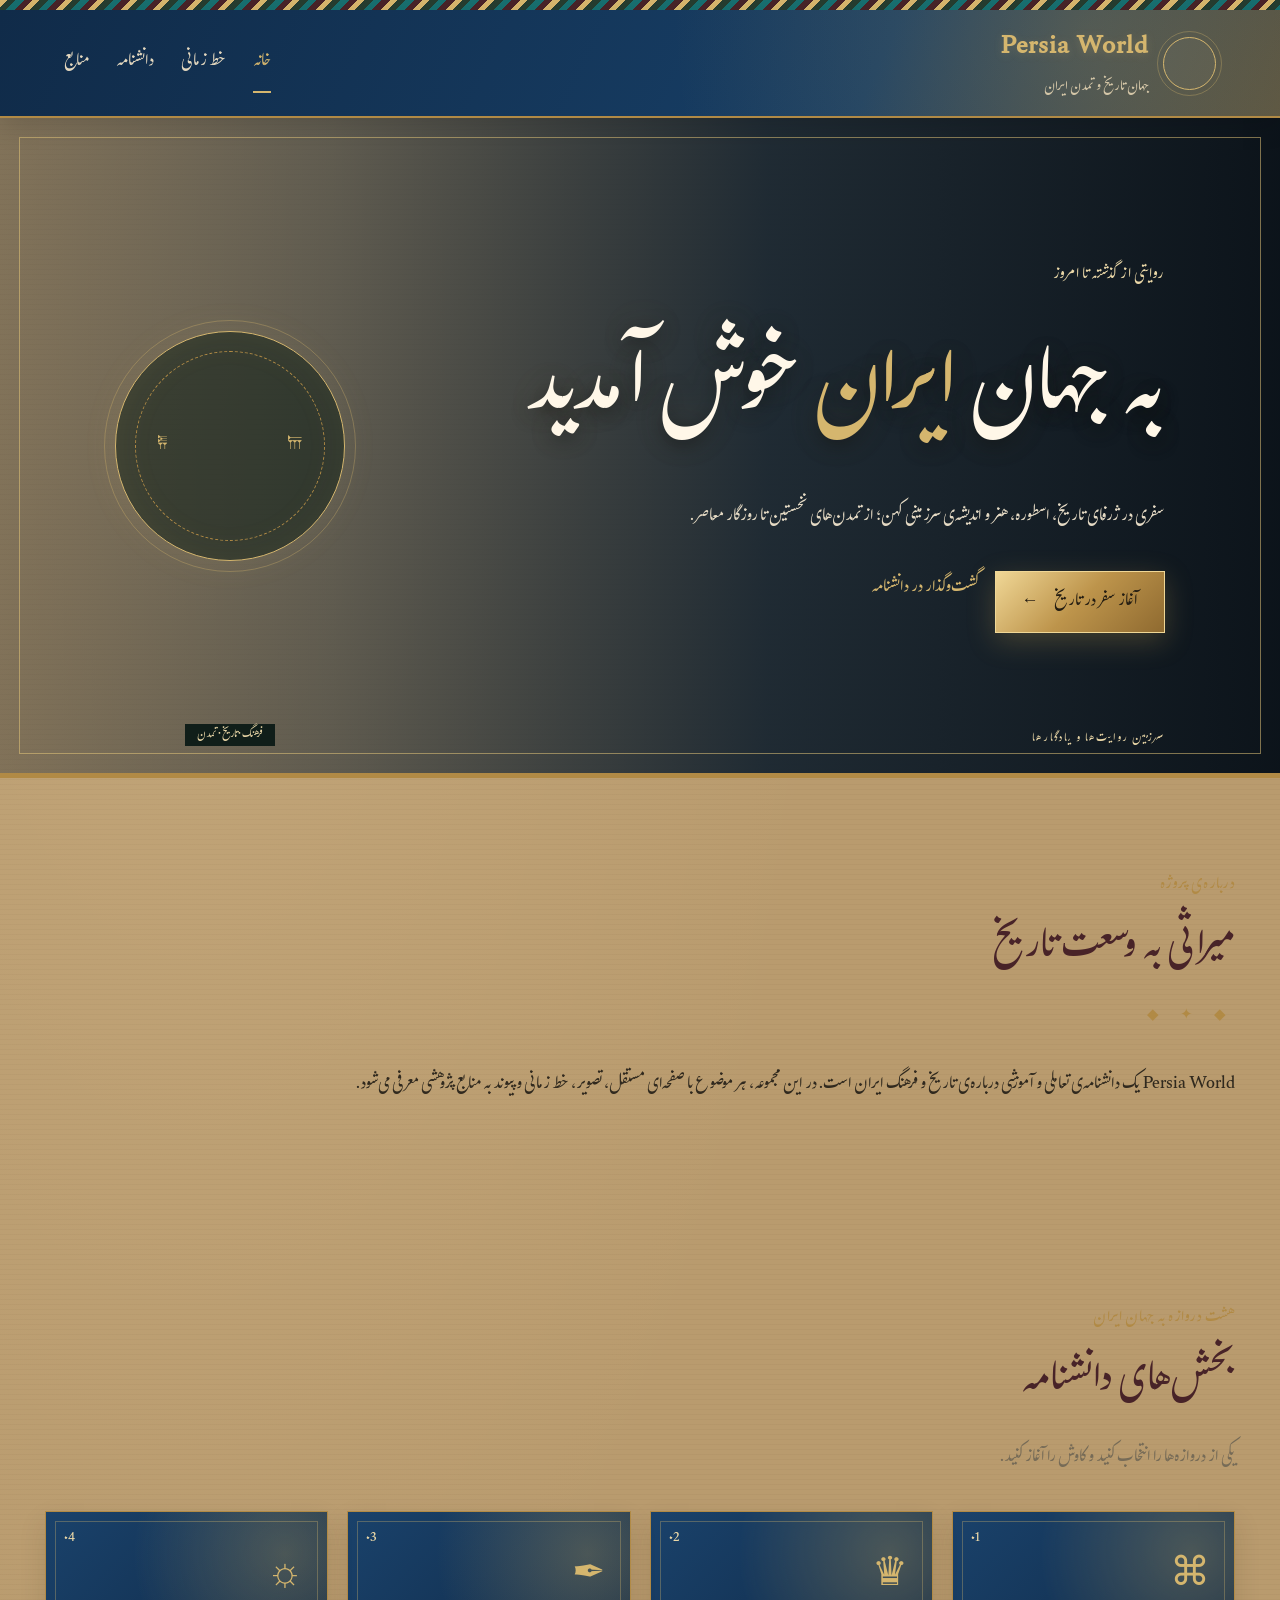
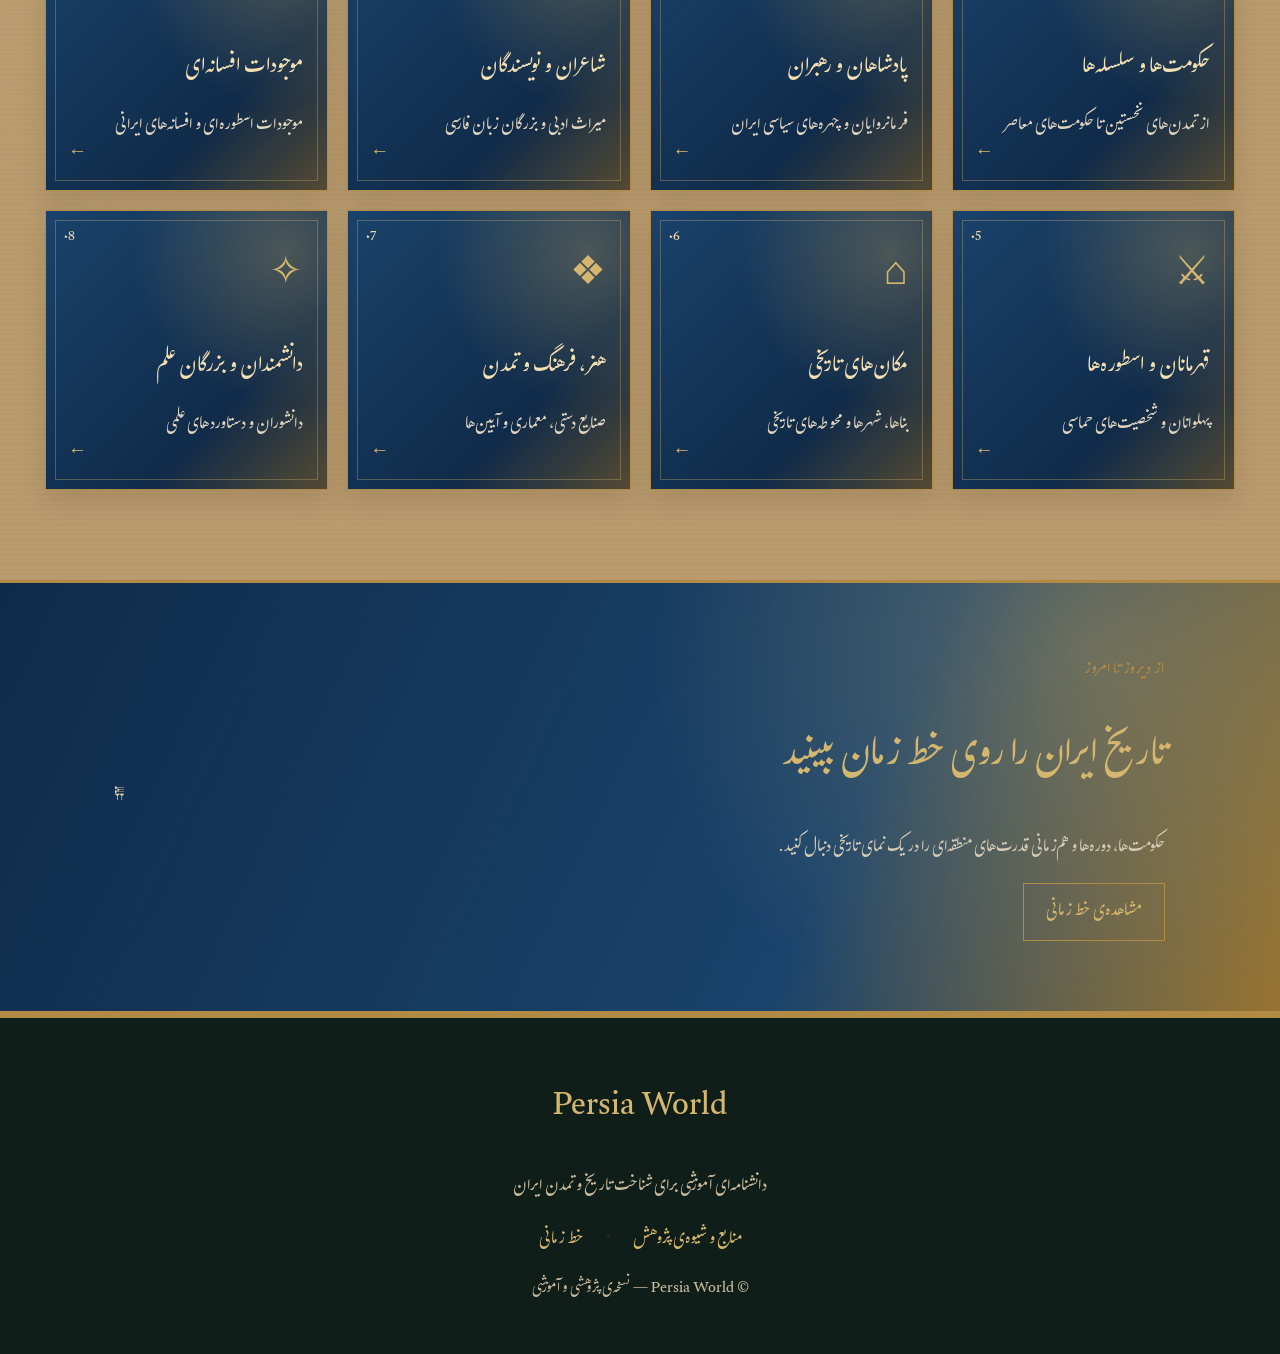
<file: index.html>
<!DOCTYPE html>
<html lang="fa" dir="rtl">
<head>
  <meta charset="UTF-8">
  <meta name="viewport" content="width=device-width, initial-scale=1.0">
  <meta name="description" content="Persia World؛ موزه‌ای دیجیتال برای شناخت تاریخ، فرهنگ و تمدن ایران">
  <title>Persia World | جهان ایران</title>
  <link rel="preconnect" href="https://fonts.googleapis.com">
  <link rel="preconnect" href="https://fonts.gstatic.com" crossorigin>
  <link href="https://fonts.googleapis.com/css2?family=Noto+Naskh+Arabic:wght@400;500;600;700&family=Noto+Nastaliq+Urdu&display=swap" rel="stylesheet">
  <link rel="stylesheet" href="css/style.css">
</head>
<body>
  <div class="top-pattern" aria-hidden="true"></div>
  <header class="site-header">
    <a class="brand" href="index.html" aria-label="صفحه اصلی Persia World">
      <span class="brand-mark">𓃭</span>
      <span><strong>Persia World</strong><small>جهان تاریخ و تمدن ایران</small></span>
    </a>
    <button class="menu-toggle" id="menuToggle" aria-label="باز کردن فهرست">☰</button>
    <nav class="main-nav" id="mainNav">
      <a class="active" href="index.html">خانه</a>
      <a href="timeline.html">خط زمانی</a>
      <a href="#sections">دانشنامه</a>
      <a href="sources.html">منابع</a>
    </nav>
  </header>

  <main>
    <section class="hero">
      <div class="hero-content">
        <span class="eyebrow">روایتی از گذشته تا امروز</span>
        <h1>به جهان <em>ایران</em> خوش آمدید</h1>
        <p class="hero-lead">سفری در ژرفای تاریخ، اسطوره، هنر و اندیشه‌ی سرزمینی کهن؛ از تمدن‌های نخستین تا روزگار معاصر.</p>
        <div class="hero-actions">
          <a class="btn btn-gold" href="timeline.html">آغاز سفر در تاریخ <span>←</span></a>
          <a class="text-link" href="#sections">گشت‌وگذار در دانشنامه</a>
        </div>
      </div>
      <div class="hero-seal" aria-label="نشان تزئینی با الهام از هنر ایران باستان">
        <div class="seal-ring"><span>𐎠</span><b>𓃭</b><span>𐎱</span></div>
        <small>فرهنگ • تاریخ • تمدن</small>
      </div>
      <div class="hero-caption">سرزمین روایت‌ها و یادگارها</div>
    </section>

    <section class="intro section-wrap">
      <div class="section-heading">
        <span class="eyebrow">درباره‌ی پروژه</span>
        <h2>میراثی به وسعت تاریخ</h2>
        <div class="ornament">◆ ✦ ◆</div>
      </div>
      <p class="intro-text">Persia World یک دانشنامه‌ی تعاملی و آموزشی درباره‌ی تاریخ و فرهنگ ایران است. در این مجموعه، هر موضوع با صفحه‌ای مستقل، تصویر، خط زمانی و پیوند به منابع پژوهشی معرفی می‌شود.</p>
    </section>

    <section class="sections section-wrap" id="sections">
      <div class="section-heading align-right">
        <span class="eyebrow">هشت دروازه به جهان ایران</span>
        <h2>بخش‌های دانشنامه</h2>
        <p>یکی از دروازه‌ها را انتخاب کنید و کاوش را آغاز کنید.</p>
      </div>
      <div class="category-grid" id="categoryGrid"></div>
    </section>

    <section class="timeline-promo">
      <div>
        <span class="eyebrow">از دیروز تا امروز</span>
        <h2>تاریخ ایران را روی خط زمان ببینید</h2>
        <p>حکومت‌ها، دوره‌ها و هم‌زمانی قدرت‌های منطقه‌ای را در یک نمای تاریخی دنبال کنید.</p>
        <a class="btn btn-outline" href="timeline.html">مشاهده‌ی خط زمانی</a>
      </div>
      <div class="promo-symbol">𐎱</div>
    </section>
  </main>

  <footer class="site-footer">
    <div class="footer-brand">Persia World</div>
    <p>دانشنامه‌ای آموزشی برای شناخت تاریخ و تمدن ایران</p>
    <div class="footer-links"><a href="sources.html">منابع و شیوه‌ی پژوهش</a><span>•</span><a href="timeline.html">خط زمانی</a></div>
    <small>© Persia World — نسخه‌ی پژوهشی و آموزشی</small>
  </footer>
  <script src="js/data.js"></script>
  <script src="js/main.js"></script>
</body>
</html>
</file>
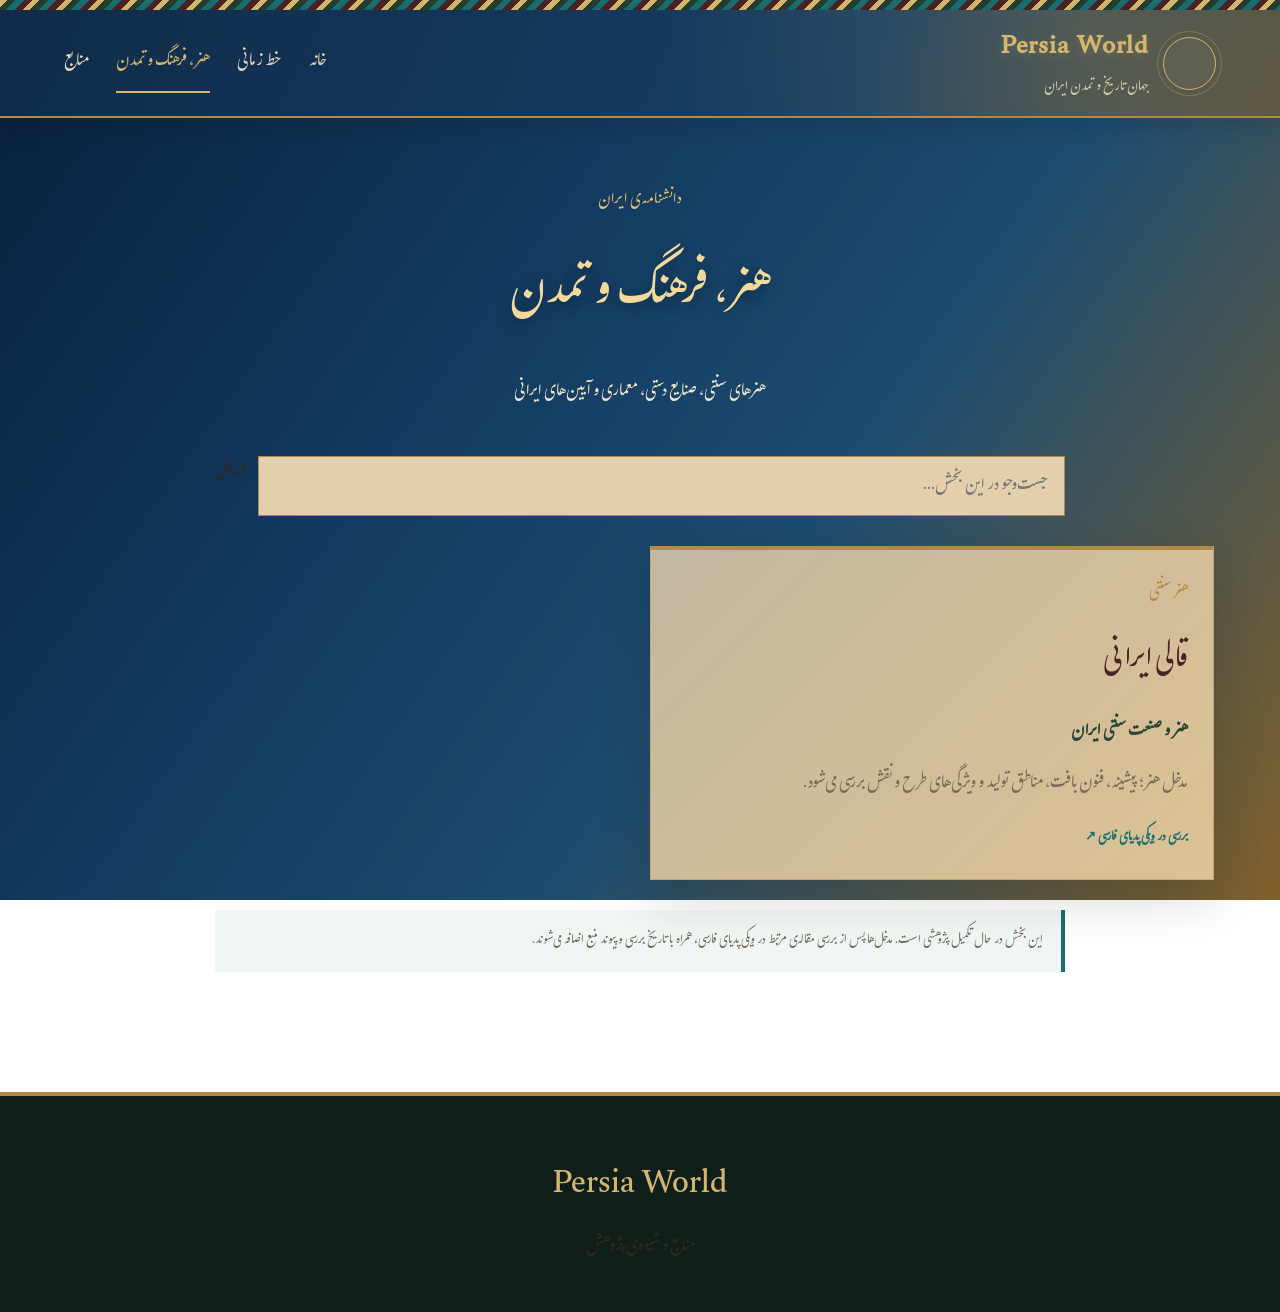
<file: arts.html>
<!DOCTYPE html>
<html lang="fa" dir="rtl"><head><meta charset="UTF-8"><meta name="viewport" content="width=device-width, initial-scale=1.0">
<title>هنر، فرهنگ و تمدن | Persia World</title>
<link rel="preconnect" href="https://fonts.googleapis.com"><link rel="preconnect" href="https://fonts.gstatic.com" crossorigin>
<link href="https://fonts.googleapis.com/css2?family=Noto+Naskh+Arabic:wght@400;500;600;700&family=Noto+Nastaliq+Urdu&display=swap" rel="stylesheet"><link rel="stylesheet" href="css/style.css"></head>
<body><div class="top-pattern"></div><header class="site-header"><a class="brand" href="index.html"><span class="brand-mark">𓃭</span><span><strong>Persia World</strong><small>جهان تاریخ و تمدن ایران</small></span></a><button class="menu-toggle" id="menuToggle">☰</button><nav class="main-nav" id="mainNav"><a href="index.html">خانه</a><a href="timeline.html">خط زمانی</a><a class="active" href="arts.html">هنر، فرهنگ و تمدن</a><a href="sources.html">منابع</a></nav></header>
<main class="page-main"><div class="page-title"><span class="eyebrow">دانشنامه‌ی ایران</span><h1>هنر، فرهنگ و تمدن</h1><p>هنرهای سنتی، صنایع دستی، معماری و آیین‌های ایرانی</p></div>
<div class="section-toolbar"><input id="itemSearch" type="search" placeholder="جست‌وجو در این بخش..."><span id="itemCount" class="result-count"></span></div>
<div class="entry-grid" id="entryGrid" data-section="arts"></div>
<div class="notice">این بخش در حال تکمیل پژوهشی است. مدخل‌ها پس از بررسی مقاله‌ی مرتبط در ویکی‌پدیای فارسی، همراه با تاریخ بررسی و پیوند منبع اضافه می‌شوند.</div></main>
<footer class="site-footer"><div class="footer-brand">Persia World</div><a href="sources.html">منابع و شیوه‌ی پژوهش</a></footer><script src="js/data.js"></script><script src="js/main.js"></script></body></html>
</file>
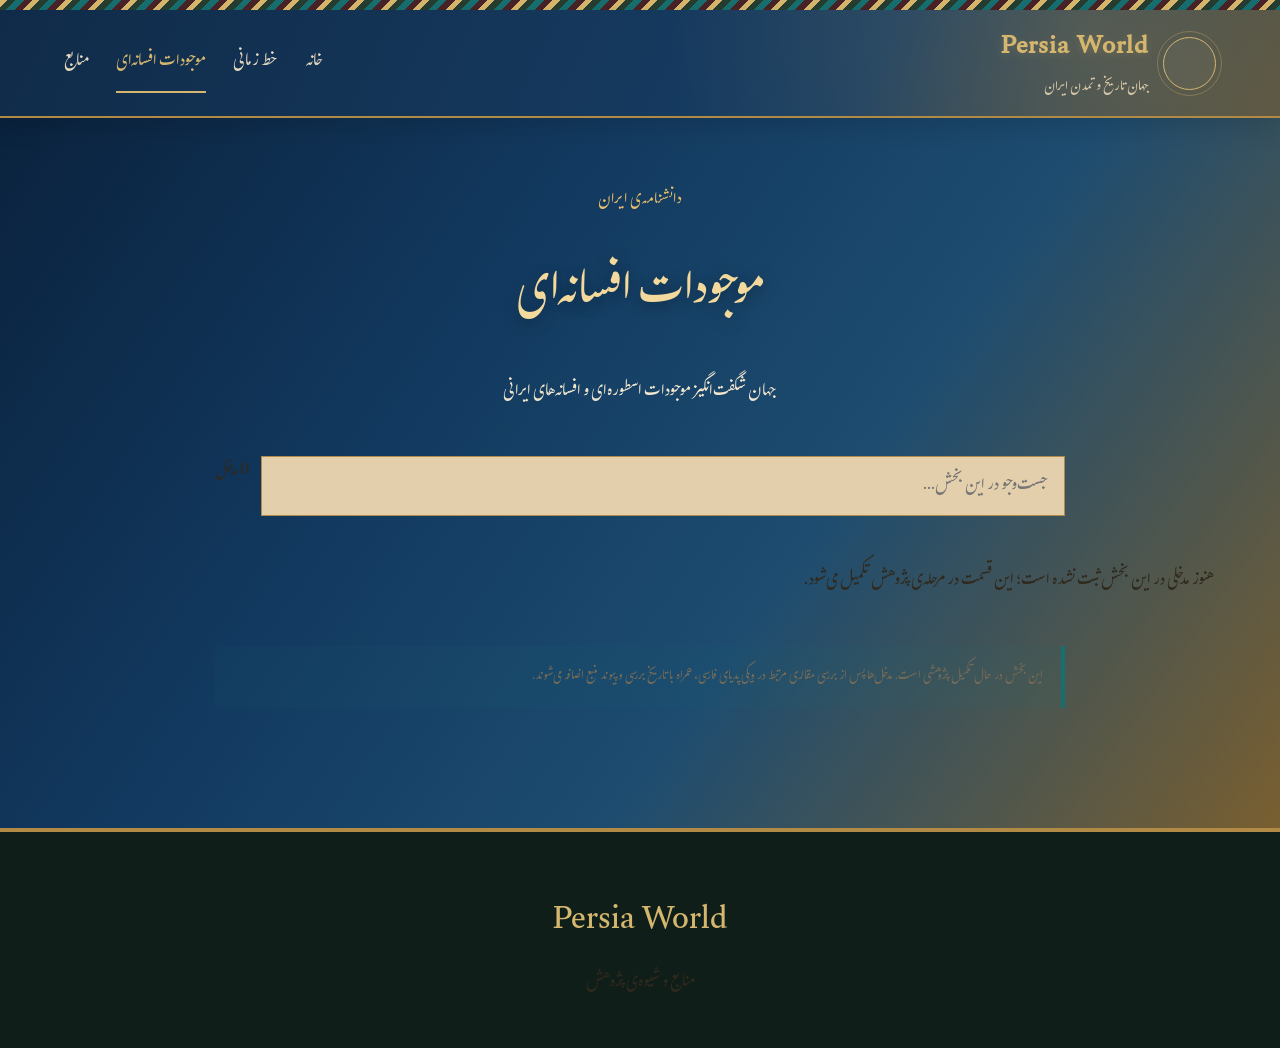
<file: creatures.html>
<!DOCTYPE html>
<html lang="fa" dir="rtl"><head><meta charset="UTF-8"><meta name="viewport" content="width=device-width, initial-scale=1.0">
<title>موجودات افسانه‌ای | Persia World</title>
<link rel="preconnect" href="https://fonts.googleapis.com"><link rel="preconnect" href="https://fonts.gstatic.com" crossorigin>
<link href="https://fonts.googleapis.com/css2?family=Noto+Naskh+Arabic:wght@400;500;600;700&family=Noto+Nastaliq+Urdu&display=swap" rel="stylesheet"><link rel="stylesheet" href="css/style.css"></head>
<body><div class="top-pattern"></div><header class="site-header"><a class="brand" href="index.html"><span class="brand-mark">𓃭</span><span><strong>Persia World</strong><small>جهان تاریخ و تمدن ایران</small></span></a><button class="menu-toggle" id="menuToggle">☰</button><nav class="main-nav" id="mainNav"><a href="index.html">خانه</a><a href="timeline.html">خط زمانی</a><a class="active" href="creatures.html">موجودات افسانه‌ای</a><a href="sources.html">منابع</a></nav></header>
<main class="page-main"><div class="page-title"><span class="eyebrow">دانشنامه‌ی ایران</span><h1>موجودات افسانه‌ای</h1><p>جهان شگفت‌انگیز موجودات اسطوره‌ای و افسانه‌های ایرانی</p></div>
<div class="section-toolbar"><input id="itemSearch" type="search" placeholder="جست‌وجو در این بخش..."><span id="itemCount" class="result-count"></span></div>
<div class="entry-grid" id="entryGrid" data-section="creatures"></div>
<div class="notice">این بخش در حال تکمیل پژوهشی است. مدخل‌ها پس از بررسی مقاله‌ی مرتبط در ویکی‌پدیای فارسی، همراه با تاریخ بررسی و پیوند منبع اضافه می‌شوند.</div></main>
<footer class="site-footer"><div class="footer-brand">Persia World</div><a href="sources.html">منابع و شیوه‌ی پژوهش</a></footer><script src="js/data.js"></script><script src="js/main.js"></script></body></html>
</file>
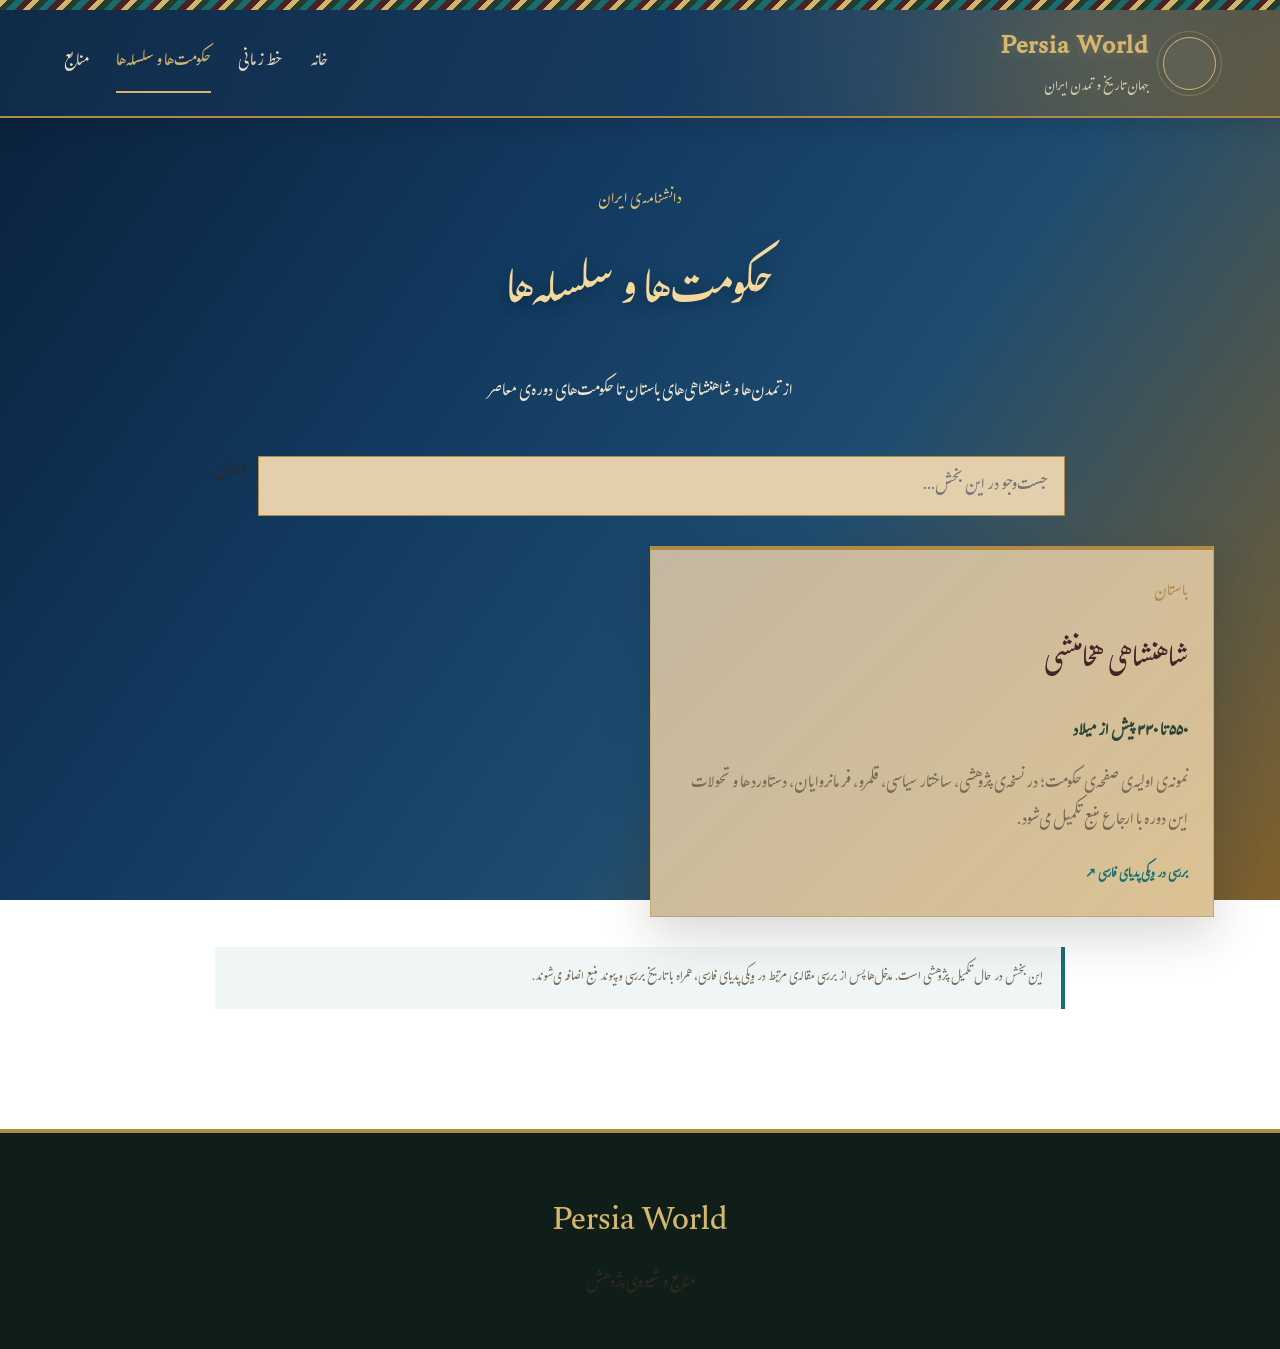
<file: dynasties.html>
<!DOCTYPE html>
<html lang="fa" dir="rtl"><head><meta charset="UTF-8"><meta name="viewport" content="width=device-width, initial-scale=1.0">
<title>حکومت‌ها و سلسله‌ها | Persia World</title>
<link rel="preconnect" href="https://fonts.googleapis.com"><link rel="preconnect" href="https://fonts.gstatic.com" crossorigin>
<link href="https://fonts.googleapis.com/css2?family=Noto+Naskh+Arabic:wght@400;500;600;700&family=Noto+Nastaliq+Urdu&display=swap" rel="stylesheet"><link rel="stylesheet" href="css/style.css"></head>
<body><div class="top-pattern"></div><header class="site-header"><a class="brand" href="index.html"><span class="brand-mark">𓃭</span><span><strong>Persia World</strong><small>جهان تاریخ و تمدن ایران</small></span></a><button class="menu-toggle" id="menuToggle">☰</button><nav class="main-nav" id="mainNav"><a href="index.html">خانه</a><a href="timeline.html">خط زمانی</a><a class="active" href="dynasties.html">حکومت‌ها و سلسله‌ها</a><a href="sources.html">منابع</a></nav></header>
<main class="page-main"><div class="page-title"><span class="eyebrow">دانشنامه‌ی ایران</span><h1>حکومت‌ها و سلسله‌ها</h1><p>از تمدن‌ها و شاهنشاهی‌های باستان تا حکومت‌های دوره‌ی معاصر</p></div>
<div class="section-toolbar"><input id="itemSearch" type="search" placeholder="جست‌وجو در این بخش..."><span id="itemCount" class="result-count"></span></div>
<div class="entry-grid" id="entryGrid" data-section="dynasties"></div>
<div class="notice">این بخش در حال تکمیل پژوهشی است. مدخل‌ها پس از بررسی مقاله‌ی مرتبط در ویکی‌پدیای فارسی، همراه با تاریخ بررسی و پیوند منبع اضافه می‌شوند.</div></main>
<footer class="site-footer"><div class="footer-brand">Persia World</div><a href="sources.html">منابع و شیوه‌ی پژوهش</a></footer><script src="js/data.js"></script><script src="js/main.js"></script></body></html>
</file>
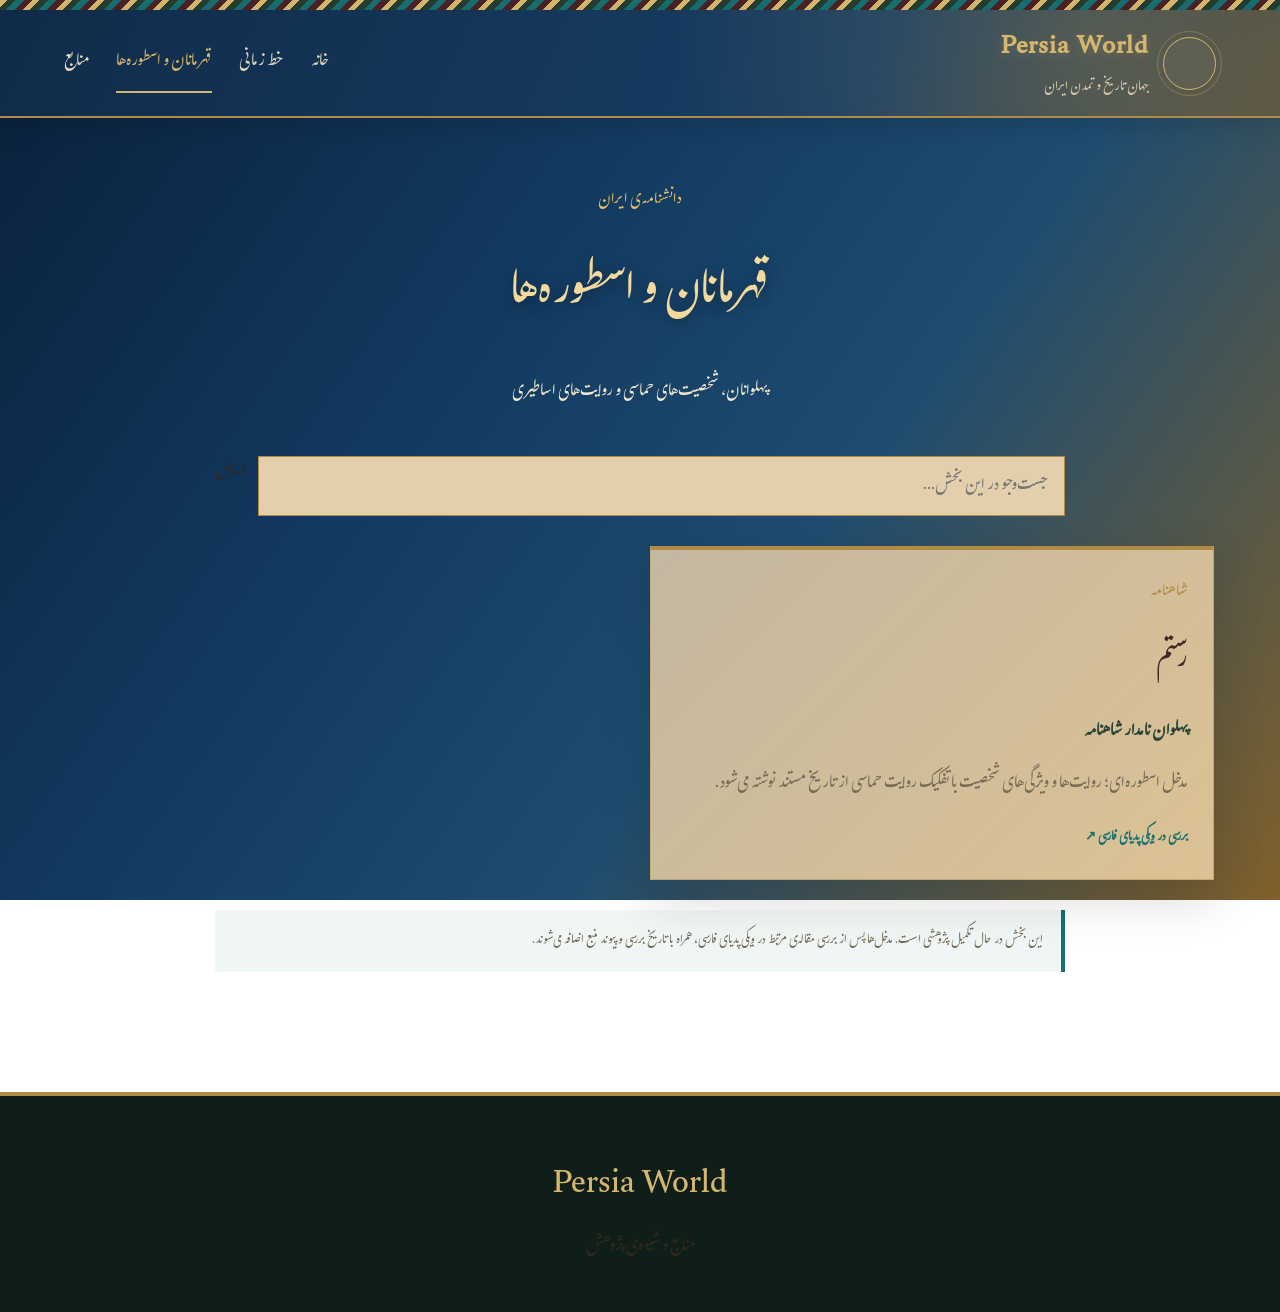
<file: heroes.html>
<!DOCTYPE html>
<html lang="fa" dir="rtl"><head><meta charset="UTF-8"><meta name="viewport" content="width=device-width, initial-scale=1.0">
<title>قهرمانان و اسطوره‌ها | Persia World</title>
<link rel="preconnect" href="https://fonts.googleapis.com"><link rel="preconnect" href="https://fonts.gstatic.com" crossorigin>
<link href="https://fonts.googleapis.com/css2?family=Noto+Naskh+Arabic:wght@400;500;600;700&family=Noto+Nastaliq+Urdu&display=swap" rel="stylesheet"><link rel="stylesheet" href="css/style.css"></head>
<body><div class="top-pattern"></div><header class="site-header"><a class="brand" href="index.html"><span class="brand-mark">𓃭</span><span><strong>Persia World</strong><small>جهان تاریخ و تمدن ایران</small></span></a><button class="menu-toggle" id="menuToggle">☰</button><nav class="main-nav" id="mainNav"><a href="index.html">خانه</a><a href="timeline.html">خط زمانی</a><a class="active" href="heroes.html">قهرمانان و اسطوره‌ها</a><a href="sources.html">منابع</a></nav></header>
<main class="page-main"><div class="page-title"><span class="eyebrow">دانشنامه‌ی ایران</span><h1>قهرمانان و اسطوره‌ها</h1><p>پهلوانان، شخصیت‌های حماسی و روایت‌های اساطیری</p></div>
<div class="section-toolbar"><input id="itemSearch" type="search" placeholder="جست‌وجو در این بخش..."><span id="itemCount" class="result-count"></span></div>
<div class="entry-grid" id="entryGrid" data-section="heroes"></div>
<div class="notice">این بخش در حال تکمیل پژوهشی است. مدخل‌ها پس از بررسی مقاله‌ی مرتبط در ویکی‌پدیای فارسی، همراه با تاریخ بررسی و پیوند منبع اضافه می‌شوند.</div></main>
<footer class="site-footer"><div class="footer-brand">Persia World</div><a href="sources.html">منابع و شیوه‌ی پژوهش</a></footer><script src="js/data.js"></script><script src="js/main.js"></script></body></html>
</file>
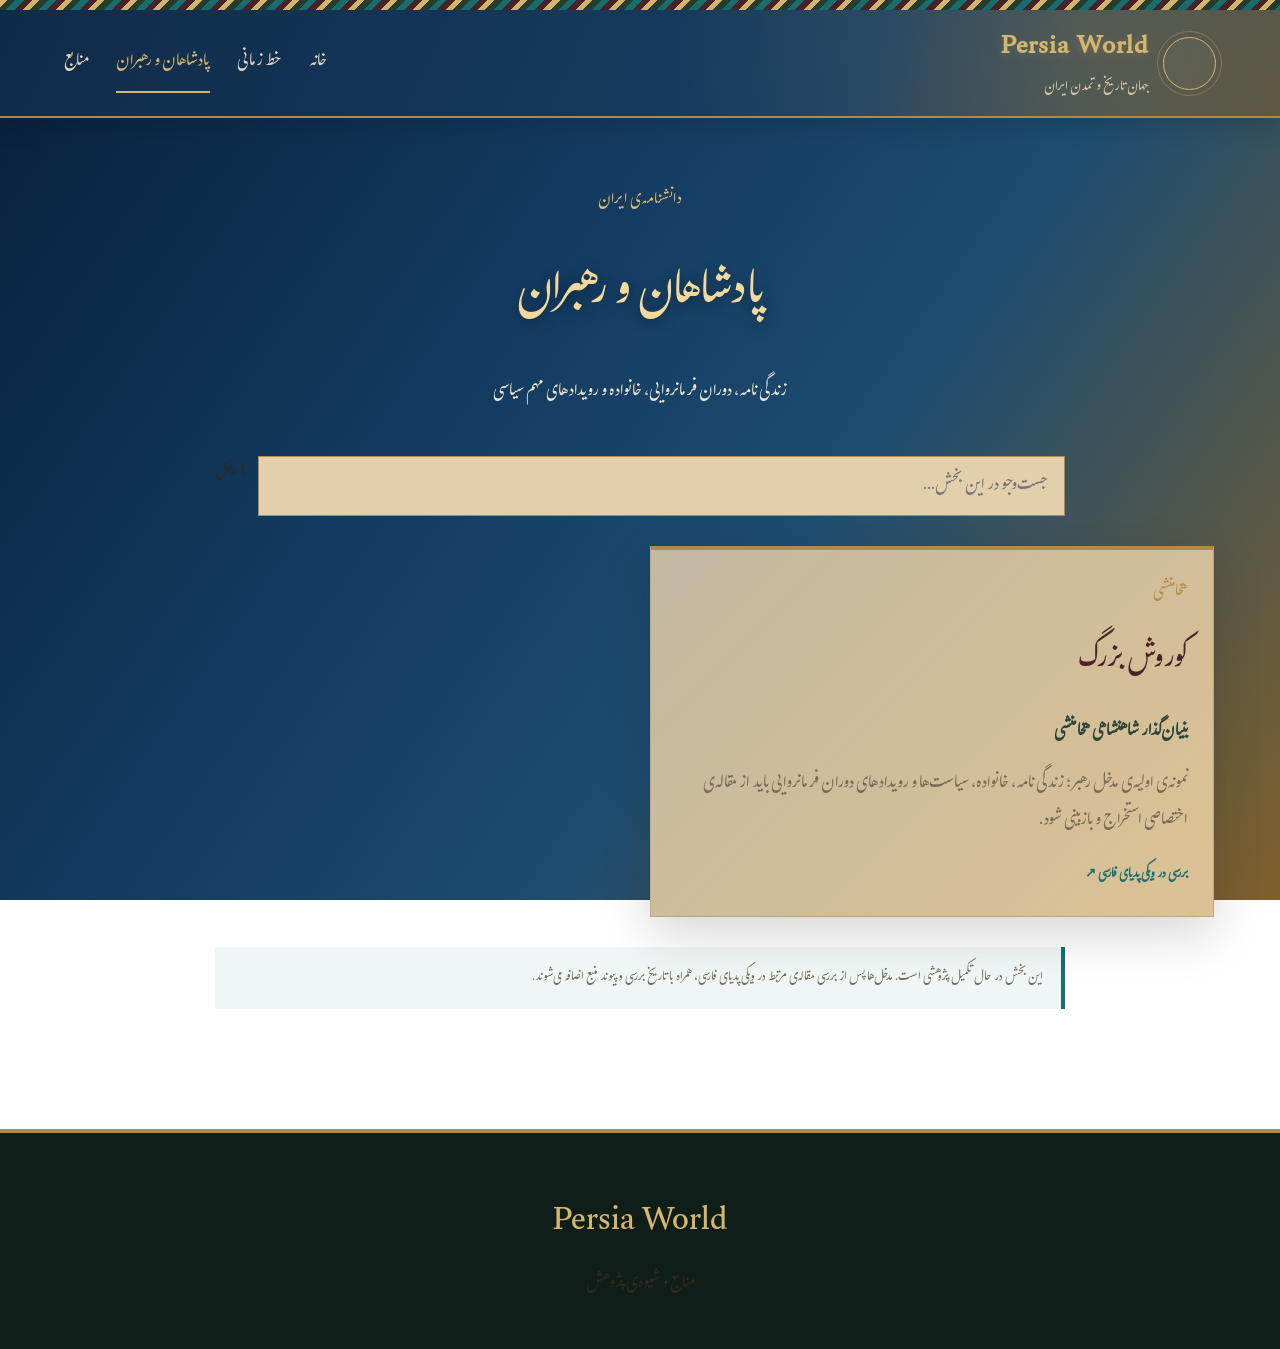
<file: leaders.html>
<!DOCTYPE html>
<html lang="fa" dir="rtl"><head><meta charset="UTF-8"><meta name="viewport" content="width=device-width, initial-scale=1.0">
<title>پادشاهان و رهبران | Persia World</title>
<link rel="preconnect" href="https://fonts.googleapis.com"><link rel="preconnect" href="https://fonts.gstatic.com" crossorigin>
<link href="https://fonts.googleapis.com/css2?family=Noto+Naskh+Arabic:wght@400;500;600;700&family=Noto+Nastaliq+Urdu&display=swap" rel="stylesheet"><link rel="stylesheet" href="css/style.css"></head>
<body><div class="top-pattern"></div><header class="site-header"><a class="brand" href="index.html"><span class="brand-mark">𓃭</span><span><strong>Persia World</strong><small>جهان تاریخ و تمدن ایران</small></span></a><button class="menu-toggle" id="menuToggle">☰</button><nav class="main-nav" id="mainNav"><a href="index.html">خانه</a><a href="timeline.html">خط زمانی</a><a class="active" href="leaders.html">پادشاهان و رهبران</a><a href="sources.html">منابع</a></nav></header>
<main class="page-main"><div class="page-title"><span class="eyebrow">دانشنامه‌ی ایران</span><h1>پادشاهان و رهبران</h1><p>زندگی‌نامه، دوران فرمانروایی، خانواده و رویدادهای مهم سیاسی</p></div>
<div class="section-toolbar"><input id="itemSearch" type="search" placeholder="جست‌وجو در این بخش..."><span id="itemCount" class="result-count"></span></div>
<div class="entry-grid" id="entryGrid" data-section="leaders"></div>
<div class="notice">این بخش در حال تکمیل پژوهشی است. مدخل‌ها پس از بررسی مقاله‌ی مرتبط در ویکی‌پدیای فارسی، همراه با تاریخ بررسی و پیوند منبع اضافه می‌شوند.</div></main>
<footer class="site-footer"><div class="footer-brand">Persia World</div><a href="sources.html">منابع و شیوه‌ی پژوهش</a></footer><script src="js/data.js"></script><script src="js/main.js"></script></body></html>
</file>
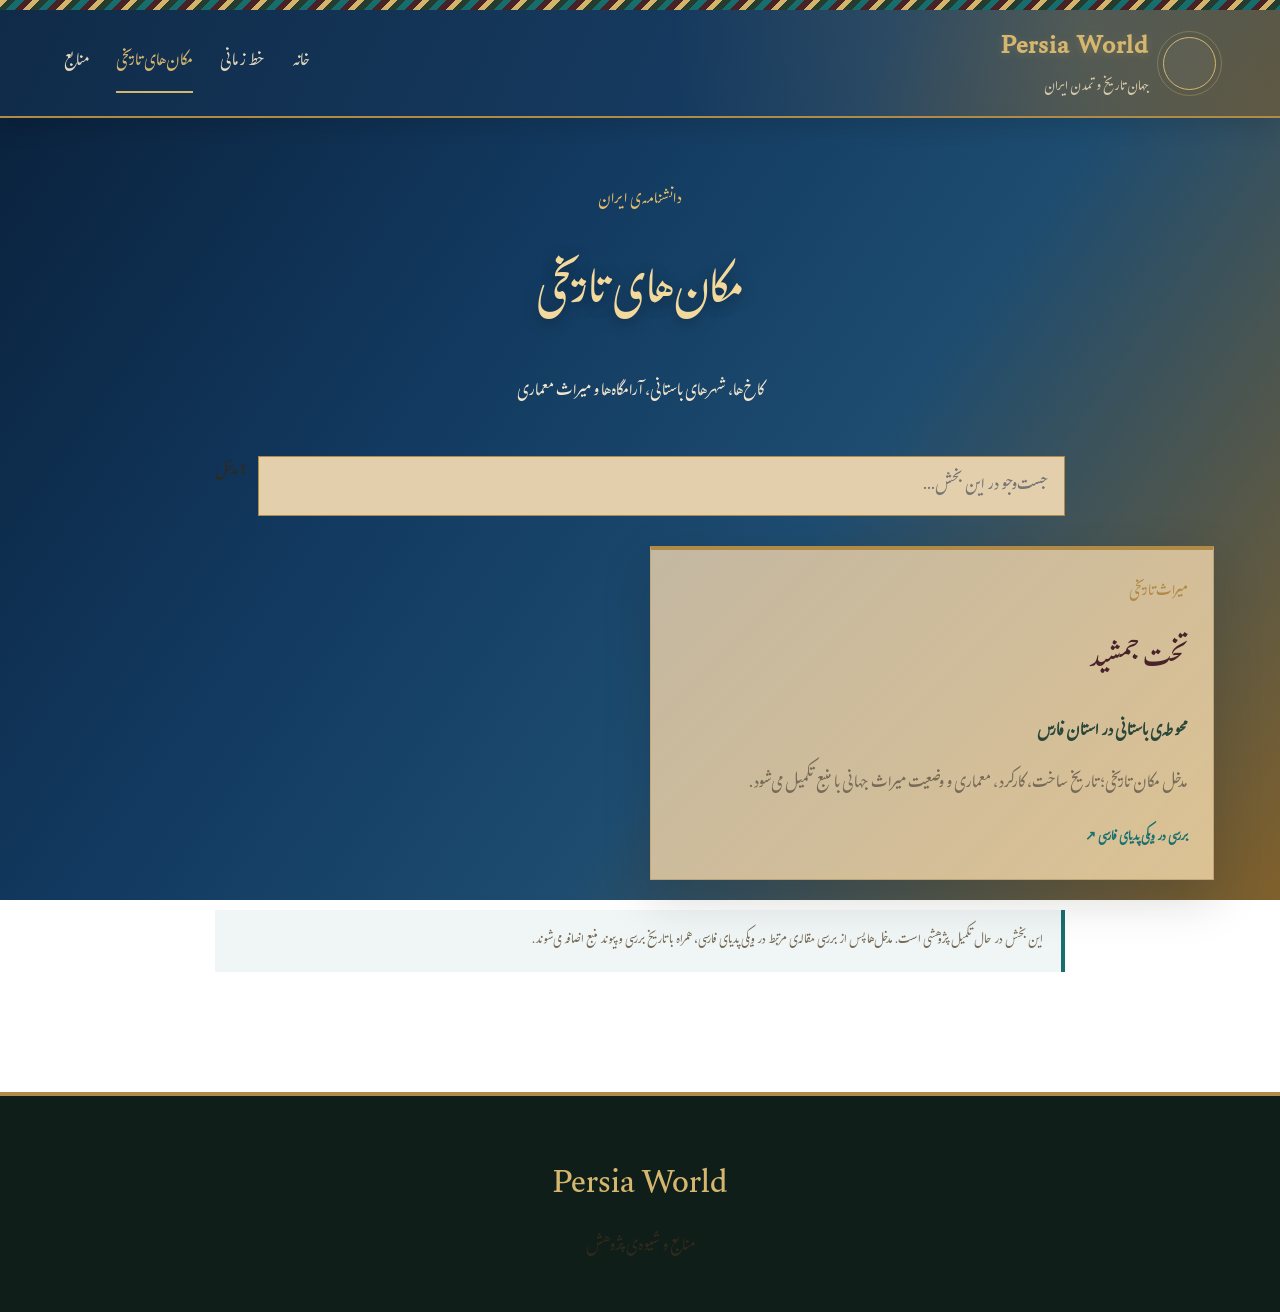
<file: places.html>
<!DOCTYPE html>
<html lang="fa" dir="rtl"><head><meta charset="UTF-8"><meta name="viewport" content="width=device-width, initial-scale=1.0">
<title>مکان‌های تاریخی | Persia World</title>
<link rel="preconnect" href="https://fonts.googleapis.com"><link rel="preconnect" href="https://fonts.gstatic.com" crossorigin>
<link href="https://fonts.googleapis.com/css2?family=Noto+Naskh+Arabic:wght@400;500;600;700&family=Noto+Nastaliq+Urdu&display=swap" rel="stylesheet"><link rel="stylesheet" href="css/style.css"></head>
<body><div class="top-pattern"></div><header class="site-header"><a class="brand" href="index.html"><span class="brand-mark">𓃭</span><span><strong>Persia World</strong><small>جهان تاریخ و تمدن ایران</small></span></a><button class="menu-toggle" id="menuToggle">☰</button><nav class="main-nav" id="mainNav"><a href="index.html">خانه</a><a href="timeline.html">خط زمانی</a><a class="active" href="places.html">مکان‌های تاریخی</a><a href="sources.html">منابع</a></nav></header>
<main class="page-main"><div class="page-title"><span class="eyebrow">دانشنامه‌ی ایران</span><h1>مکان‌های تاریخی</h1><p>کاخ‌ها، شهرهای باستانی، آرامگاه‌ها و میراث معماری</p></div>
<div class="section-toolbar"><input id="itemSearch" type="search" placeholder="جست‌وجو در این بخش..."><span id="itemCount" class="result-count"></span></div>
<div class="entry-grid" id="entryGrid" data-section="places"></div>
<div class="notice">این بخش در حال تکمیل پژوهشی است. مدخل‌ها پس از بررسی مقاله‌ی مرتبط در ویکی‌پدیای فارسی، همراه با تاریخ بررسی و پیوند منبع اضافه می‌شوند.</div></main>
<footer class="site-footer"><div class="footer-brand">Persia World</div><a href="sources.html">منابع و شیوه‌ی پژوهش</a></footer><script src="js/data.js"></script><script src="js/main.js"></script></body></html>
</file>
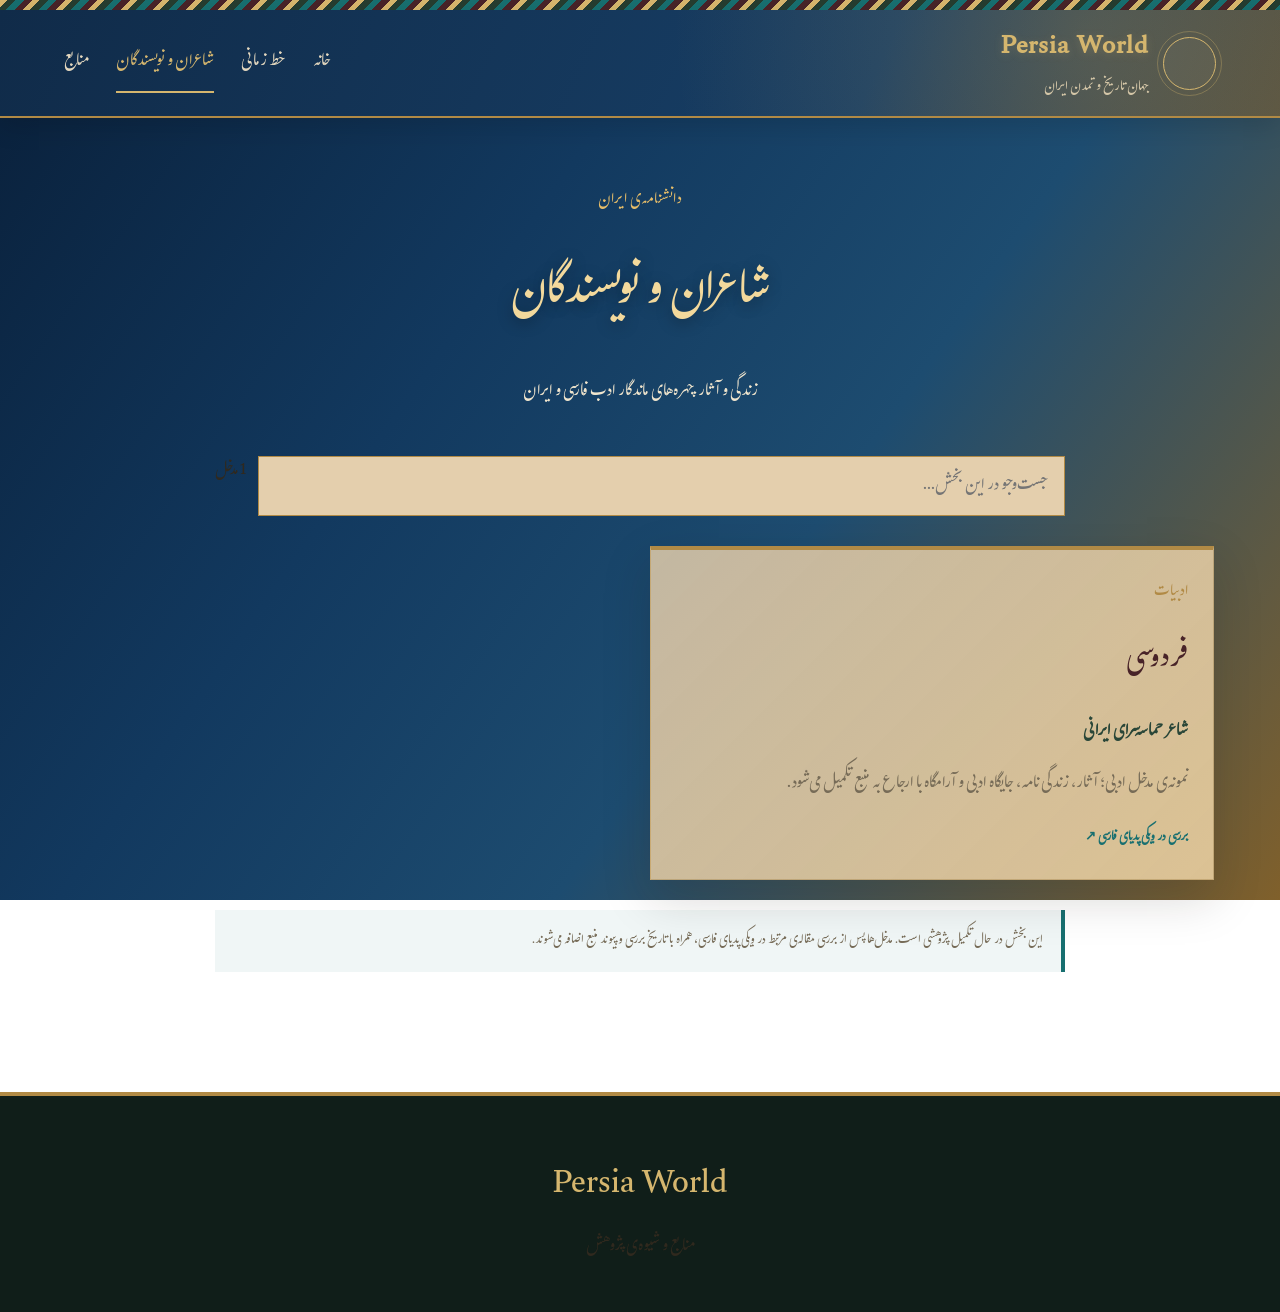
<file: poets.html>
<!DOCTYPE html>
<html lang="fa" dir="rtl"><head><meta charset="UTF-8"><meta name="viewport" content="width=device-width, initial-scale=1.0">
<title>شاعران و نویسندگان | Persia World</title>
<link rel="preconnect" href="https://fonts.googleapis.com"><link rel="preconnect" href="https://fonts.gstatic.com" crossorigin>
<link href="https://fonts.googleapis.com/css2?family=Noto+Naskh+Arabic:wght@400;500;600;700&family=Noto+Nastaliq+Urdu&display=swap" rel="stylesheet"><link rel="stylesheet" href="css/style.css"></head>
<body><div class="top-pattern"></div><header class="site-header"><a class="brand" href="index.html"><span class="brand-mark">𓃭</span><span><strong>Persia World</strong><small>جهان تاریخ و تمدن ایران</small></span></a><button class="menu-toggle" id="menuToggle">☰</button><nav class="main-nav" id="mainNav"><a href="index.html">خانه</a><a href="timeline.html">خط زمانی</a><a class="active" href="poets.html">شاعران و نویسندگان</a><a href="sources.html">منابع</a></nav></header>
<main class="page-main"><div class="page-title"><span class="eyebrow">دانشنامه‌ی ایران</span><h1>شاعران و نویسندگان</h1><p>زندگی و آثار چهره‌های ماندگار ادب فارسی و ایران</p></div>
<div class="section-toolbar"><input id="itemSearch" type="search" placeholder="جست‌وجو در این بخش..."><span id="itemCount" class="result-count"></span></div>
<div class="entry-grid" id="entryGrid" data-section="poets"></div>
<div class="notice">این بخش در حال تکمیل پژوهشی است. مدخل‌ها پس از بررسی مقاله‌ی مرتبط در ویکی‌پدیای فارسی، همراه با تاریخ بررسی و پیوند منبع اضافه می‌شوند.</div></main>
<footer class="site-footer"><div class="footer-brand">Persia World</div><a href="sources.html">منابع و شیوه‌ی پژوهش</a></footer><script src="js/data.js"></script><script src="js/main.js"></script></body></html>
</file>
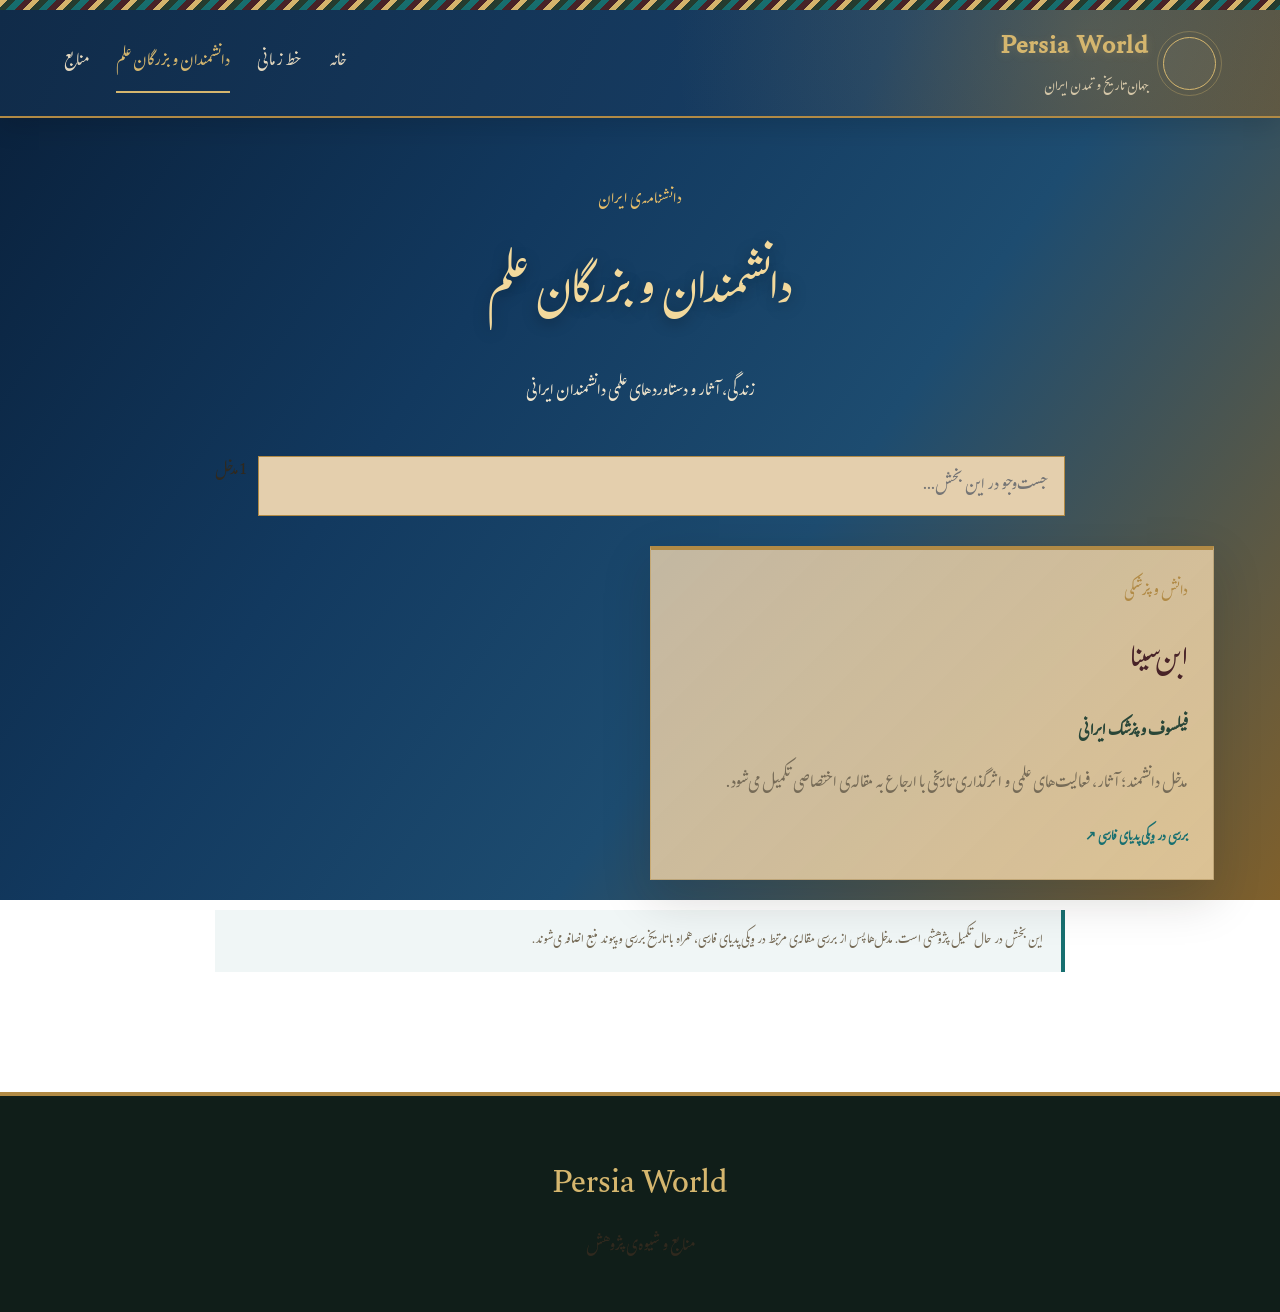
<file: scientists.html>
<!DOCTYPE html>
<html lang="fa" dir="rtl"><head><meta charset="UTF-8"><meta name="viewport" content="width=device-width, initial-scale=1.0">
<title>دانشمندان و بزرگان علم | Persia World</title>
<link rel="preconnect" href="https://fonts.googleapis.com"><link rel="preconnect" href="https://fonts.gstatic.com" crossorigin>
<link href="https://fonts.googleapis.com/css2?family=Noto+Naskh+Arabic:wght@400;500;600;700&family=Noto+Nastaliq+Urdu&display=swap" rel="stylesheet"><link rel="stylesheet" href="css/style.css"></head>
<body><div class="top-pattern"></div><header class="site-header"><a class="brand" href="index.html"><span class="brand-mark">𓃭</span><span><strong>Persia World</strong><small>جهان تاریخ و تمدن ایران</small></span></a><button class="menu-toggle" id="menuToggle">☰</button><nav class="main-nav" id="mainNav"><a href="index.html">خانه</a><a href="timeline.html">خط زمانی</a><a class="active" href="scientists.html">دانشمندان و بزرگان علم</a><a href="sources.html">منابع</a></nav></header>
<main class="page-main"><div class="page-title"><span class="eyebrow">دانشنامه‌ی ایران</span><h1>دانشمندان و بزرگان علم</h1><p>زندگی، آثار و دستاوردهای علمی دانشمندان ایرانی</p></div>
<div class="section-toolbar"><input id="itemSearch" type="search" placeholder="جست‌وجو در این بخش..."><span id="itemCount" class="result-count"></span></div>
<div class="entry-grid" id="entryGrid" data-section="scientists"></div>
<div class="notice">این بخش در حال تکمیل پژوهشی است. مدخل‌ها پس از بررسی مقاله‌ی مرتبط در ویکی‌پدیای فارسی، همراه با تاریخ بررسی و پیوند منبع اضافه می‌شوند.</div></main>
<footer class="site-footer"><div class="footer-brand">Persia World</div><a href="sources.html">منابع و شیوه‌ی پژوهش</a></footer><script src="js/data.js"></script><script src="js/main.js"></script></body></html>
</file>
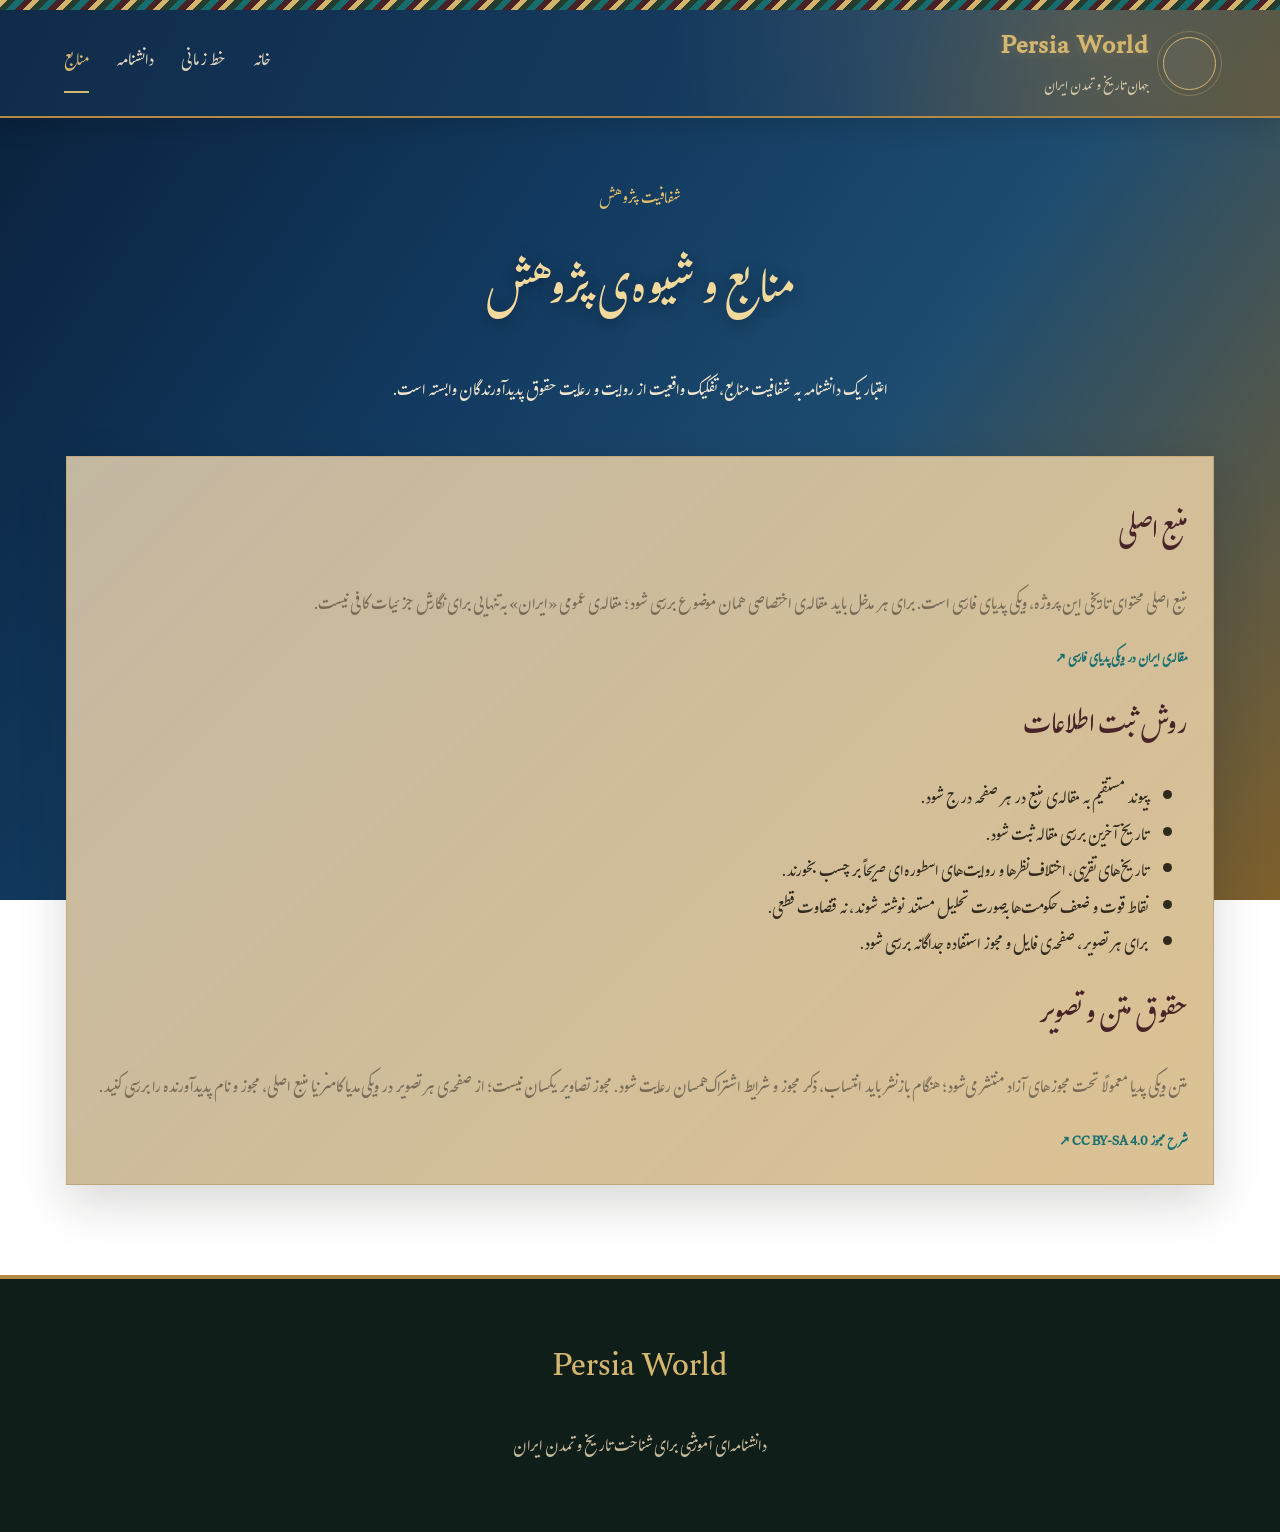
<file: sources.html>
<!DOCTYPE html>
<html lang="fa" dir="rtl"><head><meta charset="UTF-8"><meta name="viewport" content="width=device-width, initial-scale=1.0"><title>منابع و شیوه‌ی پژوهش | Persia World</title>
<link rel="preconnect" href="https://fonts.googleapis.com"><link rel="preconnect" href="https://fonts.gstatic.com" crossorigin><link href="https://fonts.googleapis.com/css2?family=Noto+Naskh+Arabic:wght@400;500;600;700&family=Noto+Nastaliq+Urdu&display=swap" rel="stylesheet"><link rel="stylesheet" href="css/style.css"></head>
<body><div class="top-pattern"></div><header class="site-header"><a class="brand" href="index.html"><span class="brand-mark">𓃭</span><span><strong>Persia World</strong><small>جهان تاریخ و تمدن ایران</small></span></a><button class="menu-toggle" id="menuToggle">☰</button><nav class="main-nav" id="mainNav"><a href="index.html">خانه</a><a href="timeline.html">خط زمانی</a><a href="index.html#sections">دانشنامه</a><a class="active" href="sources.html">منابع</a></nav></header>
<main class="page-main"><div class="page-title"><span class="eyebrow">شفافیت پژوهش</span><h1>منابع و شیوه‌ی پژوهش</h1><p>اعتبار یک دانشنامه به شفافیت منابع، تفکیک واقعیت از روایت و رعایت حقوق پدیدآورندگان وابسته است.</p></div>
<div class="article-panel"><h2>منبع اصلی</h2><p>منبع اصلی محتوای تاریخی این پروژه، ویکی‌پدیای فارسی است. برای هر مدخل باید مقاله‌ی اختصاصی همان موضوع بررسی شود؛ مقاله‌ی عمومی «ایران» به‌تنهایی برای نگارش جزئیات کافی نیست.</p><a class="source-link" href="https://fa.wikipedia.org/wiki/ایران" target="_blank" rel="noopener">مقاله‌ی ایران در ویکی‌پدیای فارسی ↗</a>
<h2>روش ثبت اطلاعات</h2><ul><li>پیوند مستقیم به مقاله‌ی منبع در هر صفحه درج شود.</li><li>تاریخ آخرین بررسی مقاله ثبت شود.</li><li>تاریخ‌های تقریبی، اختلاف‌نظرها و روایت‌های اسطوره‌ای صریحاً برچسب بخورند.</li><li>نقاط قوت و ضعف حکومت‌ها به‌صورت تحلیل مستند نوشته شوند، نه قضاوت قطعی.</li><li>برای هر تصویر، صفحه‌ی فایل و مجوز استفاده جداگانه بررسی شود.</li></ul>
<h2>حقوق متن و تصویر</h2><p>متن ویکی‌پدیا معمولاً تحت مجوزهای آزاد منتشر می‌شود؛ هنگام بازنشر باید انتساب، ذکر مجوز و شرایط اشتراک‌همسان رعایت شود. مجوز تصاویر یکسان نیست؛ از صفحه‌ی هر تصویر در ویکی‌مدیا کامنز یا منبع اصلی، مجوز و نام پدیدآورنده را بررسی کنید.</p>
<a class="source-link" href="https://creativecommons.org/licenses/by-sa/4.0/deed.fa" target="_blank" rel="noopener">شرح مجوز CC BY-SA 4.0 ↗</a></div></main>
<footer class="site-footer"><div class="footer-brand">Persia World</div><p>دانشنامه‌ای آموزشی برای شناخت تاریخ و تمدن ایران</p></footer></body></html>
</file>
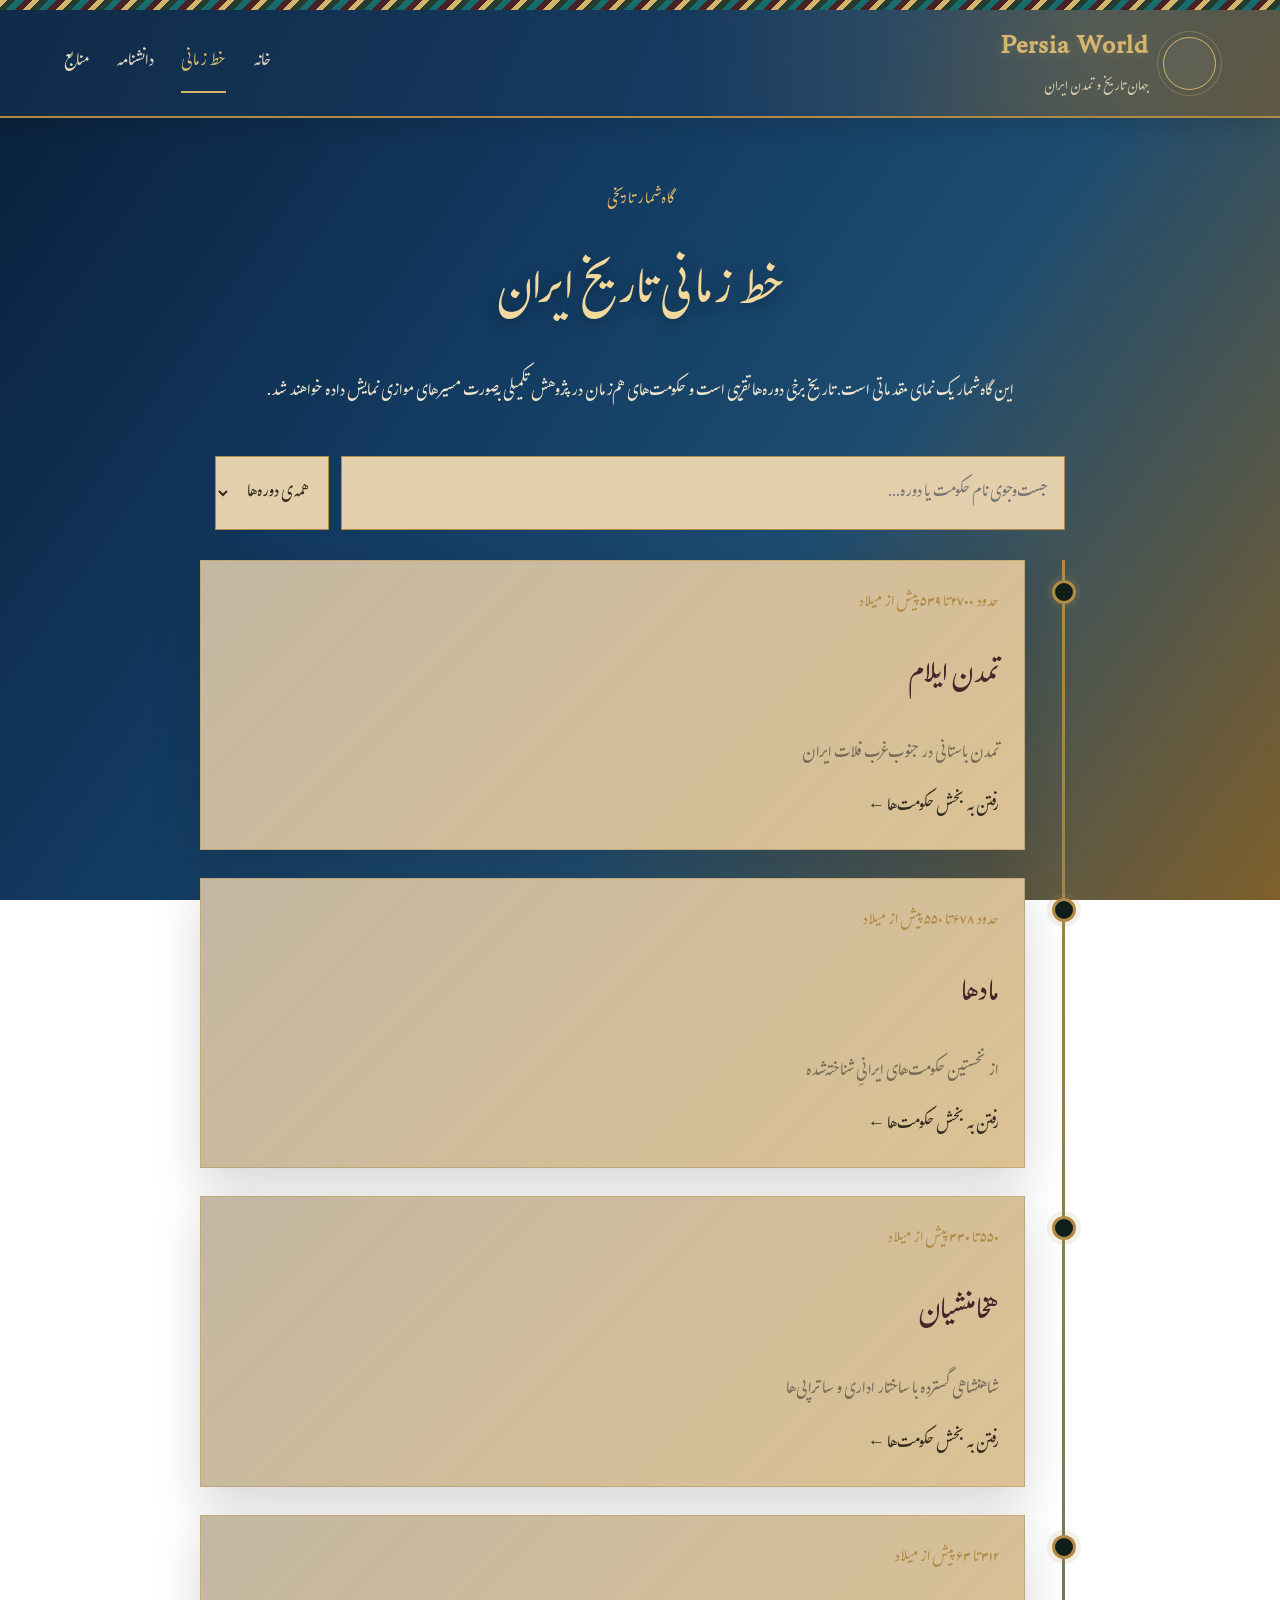
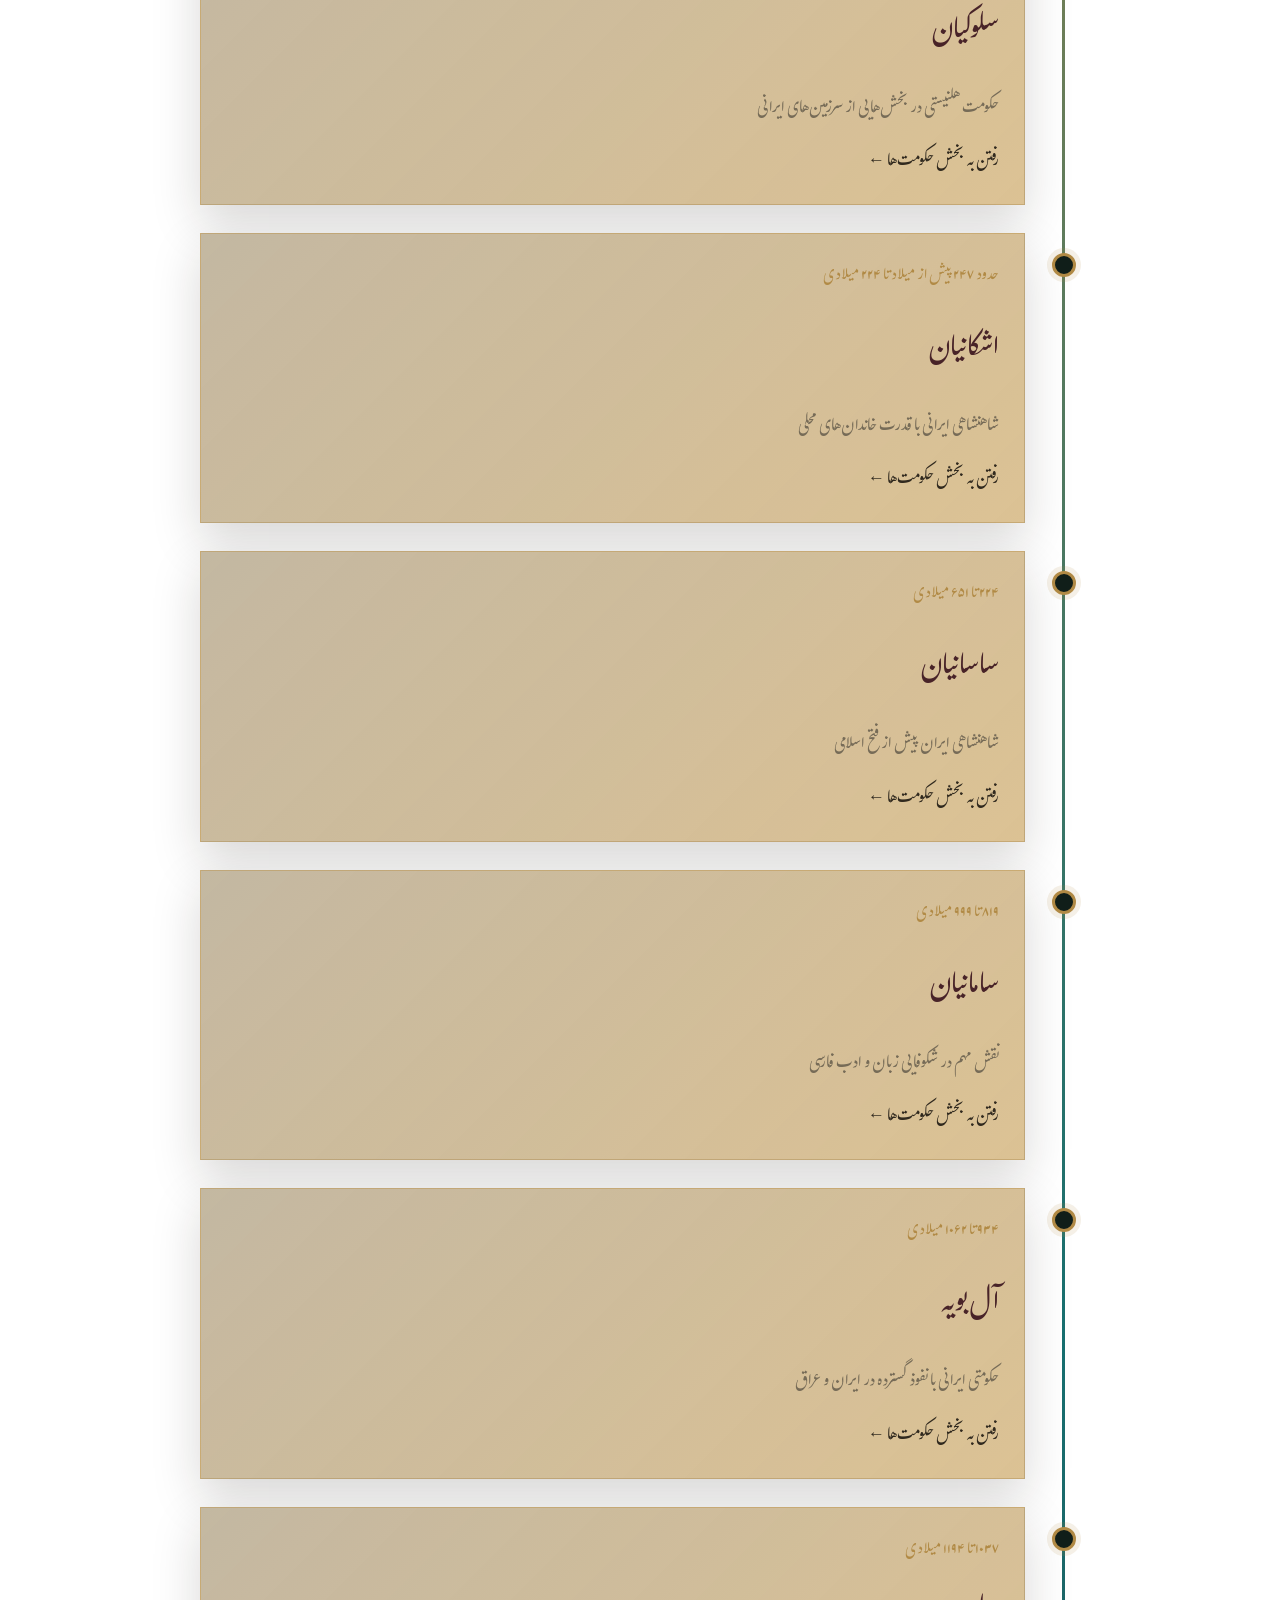
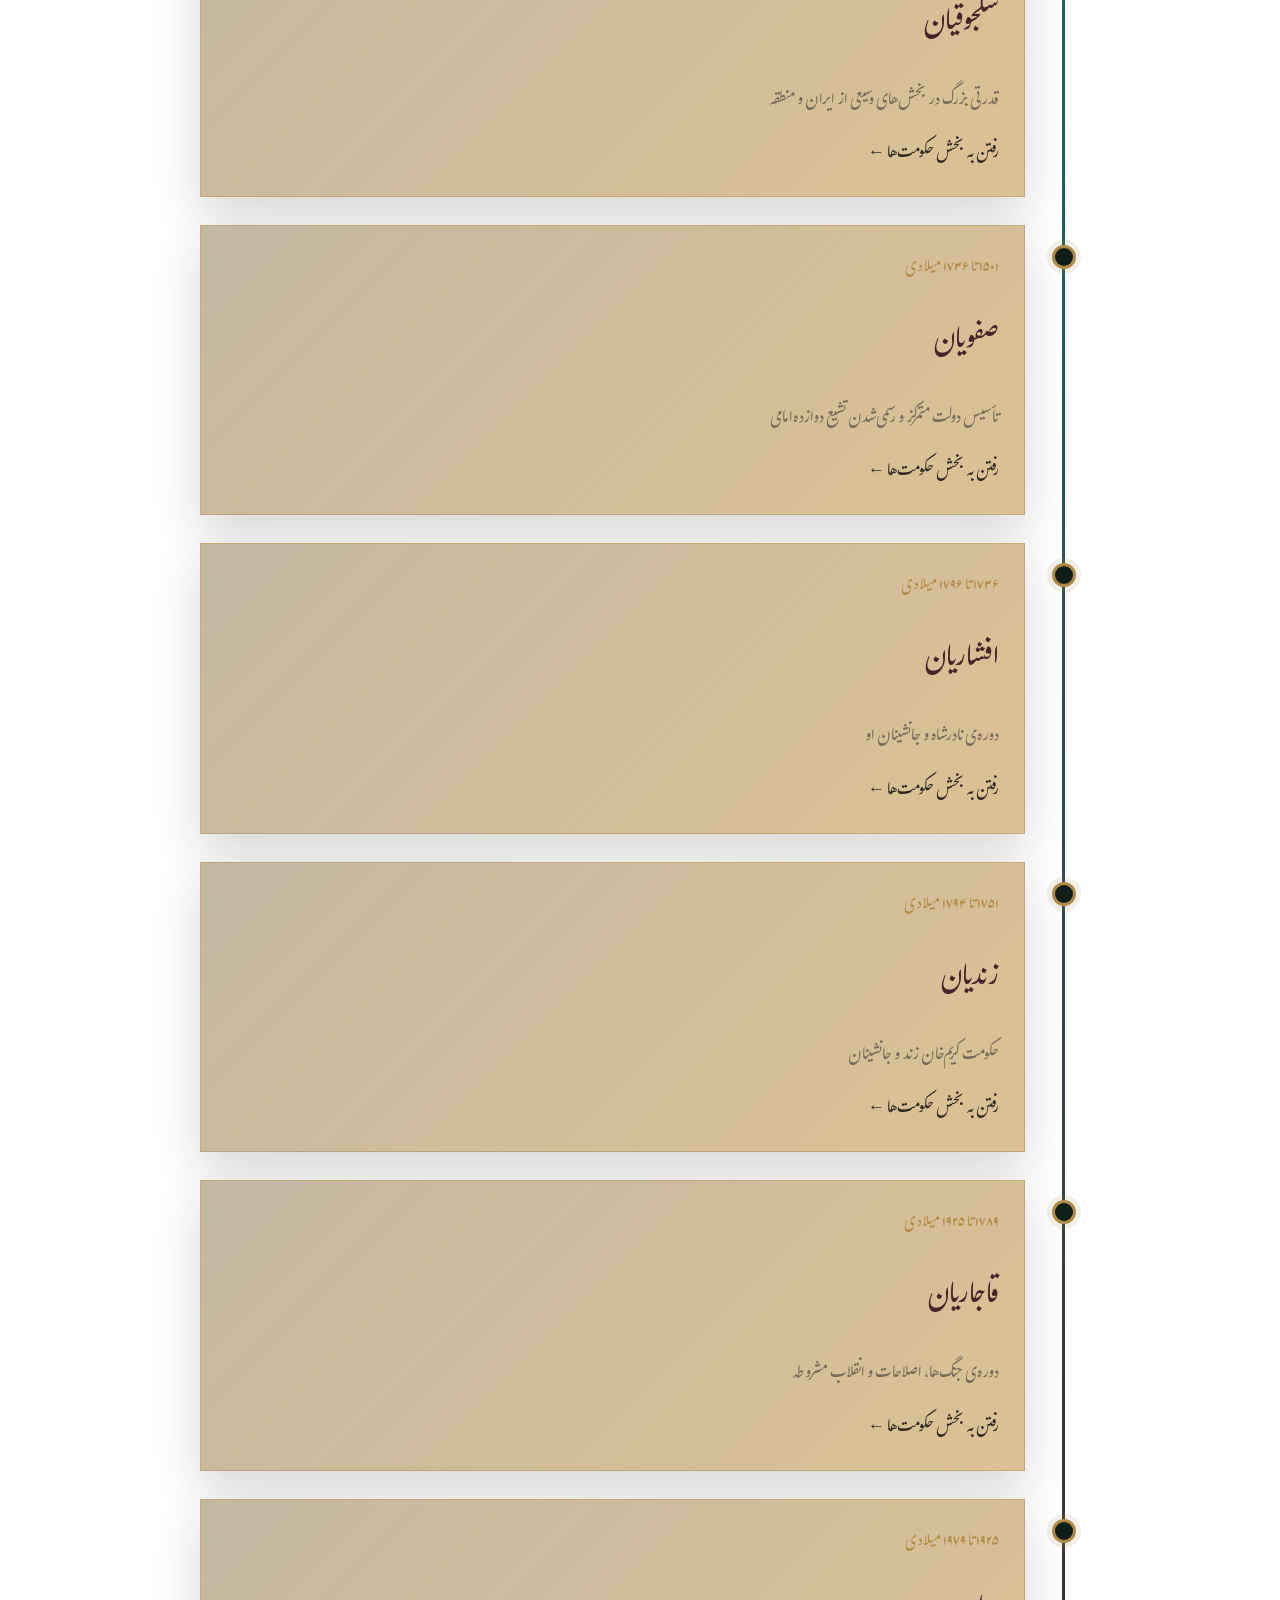
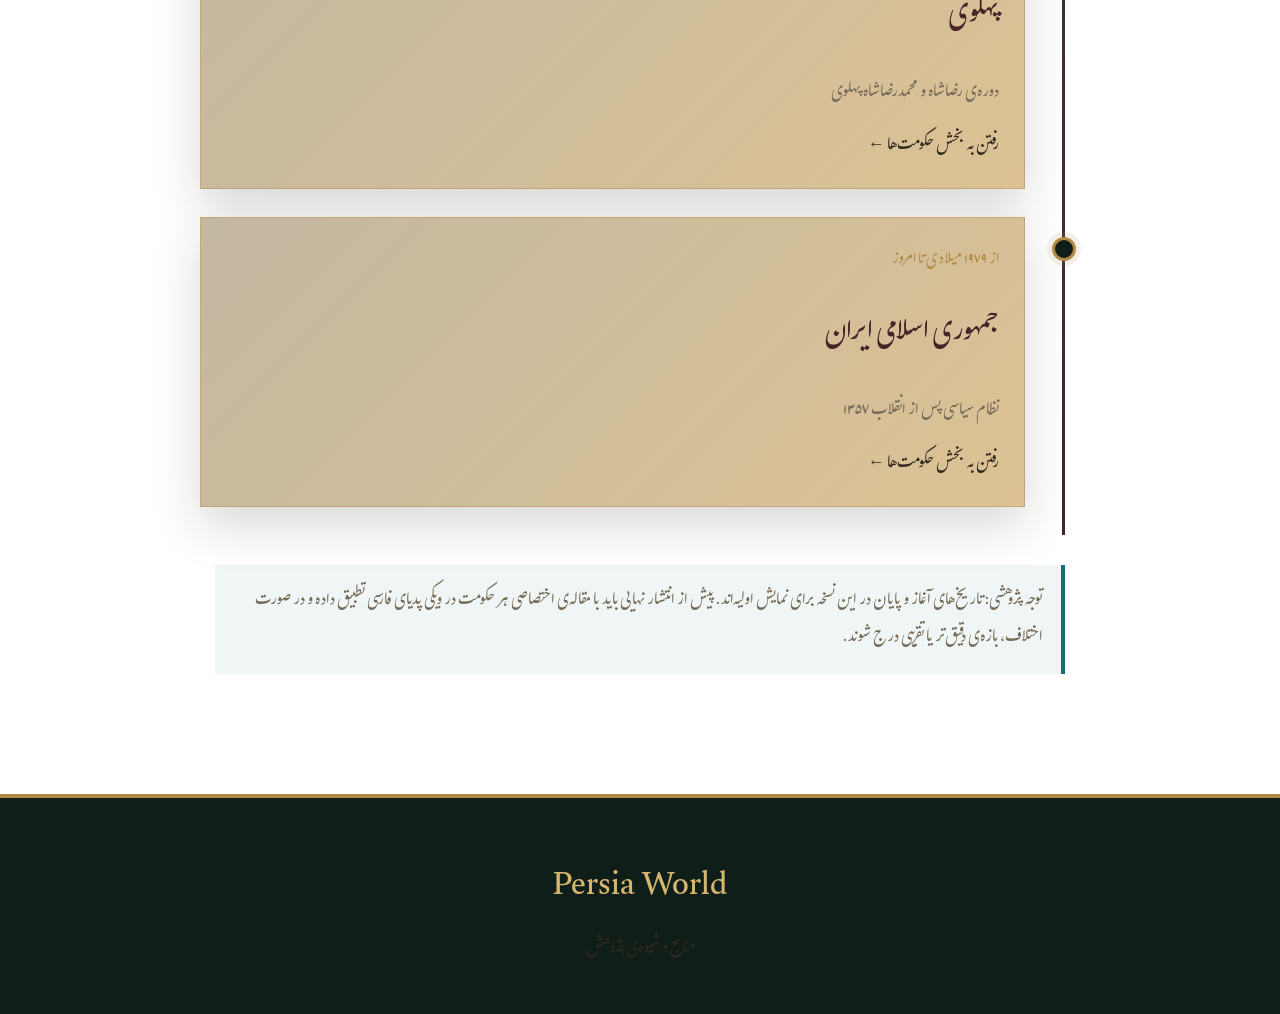
<file: timeline.html>
<!DOCTYPE html>
<html lang="fa" dir="rtl"><head>
<meta charset="UTF-8"><meta name="viewport" content="width=device-width, initial-scale=1.0">
<title>خط زمانی تاریخ ایران | Persia World</title>
<link rel="preconnect" href="https://fonts.googleapis.com"><link rel="preconnect" href="https://fonts.gstatic.com" crossorigin>
<link href="https://fonts.googleapis.com/css2?family=Noto+Naskh+Arabic:wght@400;500;600;700&family=Noto+Nastaliq+Urdu&display=swap" rel="stylesheet">
<link rel="stylesheet" href="css/style.css"></head>
<body><div class="top-pattern"></div>
<header class="site-header"><a class="brand" href="index.html"><span class="brand-mark">𓃭</span><span><strong>Persia World</strong><small>جهان تاریخ و تمدن ایران</small></span></a><button class="menu-toggle" id="menuToggle">☰</button><nav class="main-nav" id="mainNav"><a href="index.html">خانه</a><a class="active" href="timeline.html">خط زمانی</a><a href="index.html#sections">دانشنامه</a><a href="sources.html">منابع</a></nav></header>
<main class="page-main">
  <div class="page-title"><span class="eyebrow">گاه‌شمار تاریخی</span><h1>خط زمانی تاریخ ایران</h1><p>این گاه‌شمار یک نمای مقدماتی است. تاریخ برخی دوره‌ها تقریبی است و حکومت‌های هم‌زمان در پژوهش تکمیلی به‌صورت مسیرهای موازی نمایش داده خواهند شد.</p></div>
  <div class="timeline-tools"><input id="timelineSearch" type="search" placeholder="جست‌وجوی نام حکومت یا دوره..."><select id="timelineEra"><option value="all">همه‌ی دوره‌ها</option><option value="ancient">باستان</option><option value="middle">میانه</option><option value="modern">معاصر</option></select></div>
  <div class="timeline-list" id="timelineList"></div>
  <p class="notice">توجه پژوهشی: تاریخ‌های آغاز و پایان در این نسخه برای نمایش اولیه‌اند. پیش از انتشار نهایی باید با مقاله‌ی اختصاصی هر حکومت در ویکی‌پدیای فارسی تطبیق داده و در صورت اختلاف، بازه‌ی دقیق‌تر یا تقریبی درج شوند.</p>
</main>
<footer class="site-footer"><div class="footer-brand">Persia World</div><a href="sources.html">منابع و شیوه‌ی پژوهش</a></footer>
<script src="js/data.js"></script><script src="js/main.js"></script></body></html>
</file>
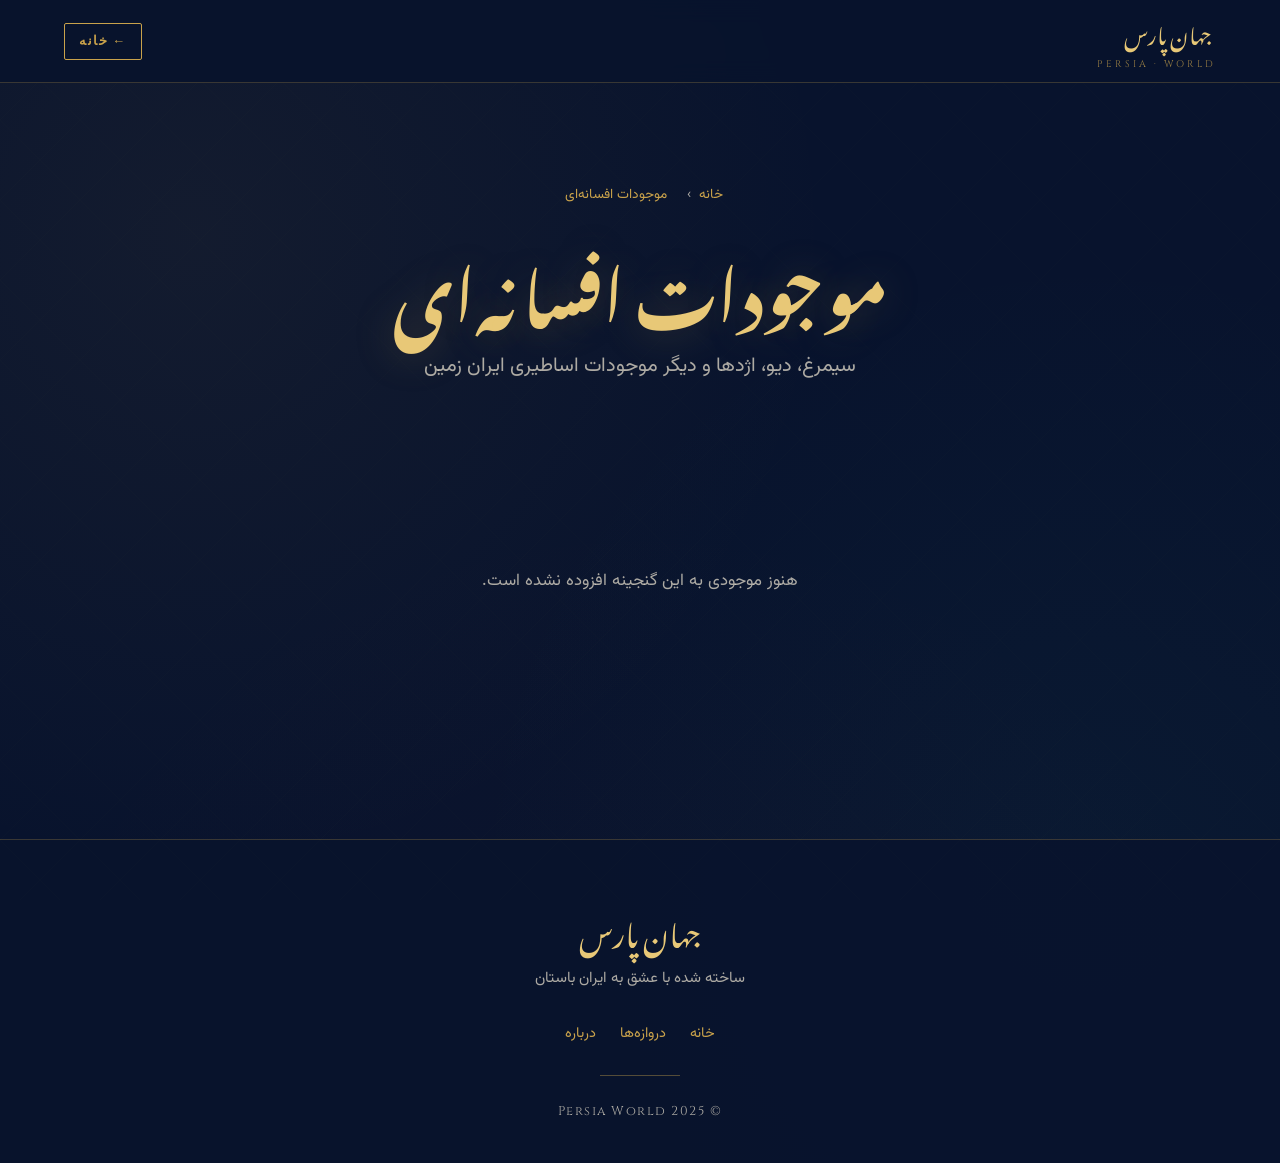
<file: sections/creatures.html>
<!DOCTYPE html>
<html lang="fa" dir="rtl">
<head>
  <meta charset="UTF-8">
  <meta name="viewport" content="width=device-width, initial-scale=1.0">
  <title>موجودات افسانه‌ای | جهان پارس</title>
  <meta name="description" content="گنجینه‌ای از موجودات افسانه‌ای ایران باستان">
  <link rel="preconnect" href="https://fonts.googleapis.com">
  <link rel="preconnect" href="https://fonts.gstatic.com" crossorigin>
  <link href="https://fonts.googleapis.com/css2?family=Noto+Nastaliq+Urdu:wght@400;700&family=Vazirmatn:wght@300;400;500;700;900&family=Cinzel:wght@400;700&display=swap" rel="stylesheet">
  <link rel="stylesheet" href="../assets/css/main.css">
  <style>
    /* ─── استایل‌های مخصوص صفحه موجودات ─── */

    /* عنوان صفحه */
    .page-hero {
      padding: 100px 24px 60px;
      text-align: center;
      position: relative;
    }

    .breadcrumb {
      font-size: 0.85rem;
      color: var(--text-muted);
      margin-bottom: 24px;
    }
    .breadcrumb a { color: var(--gold); }
    .breadcrumb a:hover { color: var(--gold-light); }
    .breadcrumb span { margin: 0 8px; }

    .page-hero .hero-title {
      font-size: clamp(2.5rem, 7vw, 4.2rem);
      line-height: 1.6;
      margin-bottom: 8px;
    }

    .page-hero .hero-subtitle {
      margin-bottom: 0;
    }

    /* گرید کارت‌های موجودات */
    .creatures-grid {
      display: grid;
      grid-template-columns: repeat(auto-fill, minmax(200px, 1fr));
      gap: 18px;
      padding: 40px 0 100px;
    }

    .creature-card {
      background: linear-gradient(135deg, rgba(15, 27, 61, 0.7), rgba(8, 19, 45, 0.9));
      border: 1px solid rgba(201, 162, 75, 0.25);
      border-radius: 4px;
      padding: 28px 18px;
      text-align: center;
      cursor: pointer;
      transition: all 0.35s cubic-bezier(0.4, 0, 0.2, 1);
      position: relative;
      overflow: hidden;
    }

    .creature-card::before {
      content: '';
      position: absolute;
      top: 0;
      right: 0;
      width: 50px;
      height: 50px;
      background: radial-gradient(circle at top right, rgba(201, 162, 75, 0.25), transparent 70%);
      opacity: 0;
      transition: opacity 0.4s;
    }

    .creature-card:hover {
      border-color: var(--gold);
      transform: translateY(-4px);
      box-shadow: 0 12px 30px rgba(0, 0, 0, 0.4), 0 0 20px rgba(201, 162, 75, 0.15);
    }
    .creature-card:hover::before { opacity: 1; }

    .creature-card h3 {
      font-family: var(--font-display);
      font-size: 1.5rem;
      color: var(--gold-light);
      line-height: 1.9;
    }

    .creature-card .cat {
      display: block;
      font-family: var(--font-body);
      font-size: 0.78rem;
      color: var(--text-muted);
      margin-top: 4px;
    }

    /* حالت خالی */
    .empty-state {
      grid-column: 1 / -1;
      text-align: center;
      padding: 80px 20px;
      color: var(--text-muted);
    }
    .empty-state p {
      font-family: var(--font-body);
      font-size: 1.05rem;
      line-height: 2;
    }

    /* پنل جزئیات (modal) */
    .detail-overlay {
      position: fixed;
      inset: 0;
      background: rgba(8, 19, 45, 0.92);
      backdrop-filter: blur(8px);
      -webkit-backdrop-filter: blur(8px);
      display: flex;
      align-items: center;
      justify-content: center;
      padding: 24px;
      z-index: 1000;
      opacity: 0;
      pointer-events: none;
      transition: opacity 0.35s;
    }
    .detail-overlay.open {
      opacity: 1;
      pointer-events: all;
    }

    .detail-box {
      background: linear-gradient(135deg, rgba(26, 42, 92, 0.95), rgba(15, 27, 61, 0.98));
      border: 1px solid var(--gold);
      border-radius: 6px;
      max-width: 800px;
      width: 100%;
      max-height: 90vh;
      overflow-y: auto;
      padding: 40px;
      position: relative;
      box-shadow: 0 0 60px rgba(201, 162, 75, 0.25);
    }

    .detail-close {
      position: absolute;
      top: 16px;
      left: 16px;
      background: transparent;
      border: 1px solid var(--gold);
      color: var(--gold);
      width: 36px;
      height: 36px;
      border-radius: 50%;
      cursor: pointer;
      font-size: 1.1rem;
      font-family: var(--font-body);
      transition: all 0.3s;
      display: flex;
      align-items: center;
      justify-content: center;
    }
    .detail-close:hover { background: var(--gold); color: var(--lapis-dark); }

    .detail-image {
      width: 100%;
      height: 300px;
      border-radius: 4px;
      background: rgba(15, 27, 61, 0.5);
      border: 1px dashed rgba(201, 162, 75, 0.3);
      display: flex;
      align-items: center;
      justify-content: center;
      color: var(--text-muted);
      font-family: var(--font-body);
      font-size: 0.9rem;
      margin-bottom: 24px;
      background-size: cover;
      background-position: center;
      overflow: hidden;
    }

    .detail-box h2 {
      font-family: var(--font-display);
      font-size: 2.2rem;
      color: var(--gold-light);
      line-height: 1.7;
      margin-bottom: 4px;
    }

    .detail-cat {
      font-family: var(--font-body);
      color: var(--turquoise);
      font-size: 0.9rem;
      margin-bottom: 20px;
    }

    .detail-body {
      font-family: var(--font-body);
      color: var(--text-primary);
      font-size: 1rem;
      line-height: 2;
    }
    .detail-body p { margin-bottom: 16px; }

    /* ریسپانسیو */
    @media (max-width: 600px) {
      .page-hero { padding: 70px 20px 40px; }
      .creatures-grid { grid-template-columns: repeat(auto-fill, minmax(150px, 1fr)); gap: 14px; }
      .creature-card { padding: 22px 14px; }
      .creature-card h3 { font-size: 1.25rem; }
      .detail-box { padding: 28px 20px; }
      .detail-image { height: 200px; }
      .detail-box h2 { font-size: 1.7rem; }
    }
  </style>
</head>
<body>

  <!-- ═══════════ هدر (هماهنگ با صفحه اصلی) ═══════════ -->
  <header class="site-header">
    <div class="container header-inner">
      <a href="../index.html" class="brand">
        <span class="brand-fa">جهان پارس</span>
        <span class="brand-en">PERSIA · WORLD</span>
      </a>
      <div class="header-actions">
        <a href="../index.html" class="lang-toggle" style="text-decoration:none;">← خانه</a>
      </div>
    </div>
  </header>

  <!-- ═══════════ عنوان صفحه ═══════════ -->
  <section class="page-hero">
    <div class="container">
      <nav class="breadcrumb">
        <a href="../index.html">خانه</a><span>›</span>
        <span style="color: var(--gold);">موجودات افسانه‌ای</span>
      </nav>
      <h1 class="hero-title">موجودات افسانه‌ای</h1>
      <p class="hero-subtitle">سیمرغ، دیو، اژدها و دیگر موجودات اساطیری ایران زمین</p>
    </div>
  </section>

  <!-- ═══════════ گرید کارت‌ها ═══════════ -->
  <section class="container">
    <div class="creatures-grid" id="creaturesGrid">
      <!-- کارت‌ها به‌صورت خودکار از data/creatures.json ساخته می‌شوند -->
    </div>
  </section>

  <!-- ═══════════ پنل جزئیات ═══════════ -->
  <div class="detail-overlay" id="detailOverlay">
    <div class="detail-box">
      <button class="detail-close" id="detailClose" aria-label="بستن">✕</button>
      <div class="detail-image" id="detailImage">تصویر موجود</div>
      <h2 id="detailName"></h2>
      <div class="detail-cat" id="detailCat"></div>
      <div class="detail-body" id="detailBody"></div>
    </div>
  </div>

  <!-- ═══════════ فوتر ═══════════ -->
  <footer class="site-footer">
    <div class="container footer-inner">
      <div class="footer-logo">جهان پارس</div>
      <p class="footer-text">ساخته شده با عشق به ایران باستان</p>
      <div class="footer-links">
        <a href="../index.html">خانه</a>
        <a href="../index.html#sections">دروازه‌ها</a>
        <a href="../index.html#about">درباره</a>
      </div>
      <div class="footer-divider"></div>
      <p class="footer-copy">© 2025 Persia World</p>
    </div>
  </footer>

  <!-- ═══════════ اسکریپت ═══════════ -->
  <script>
    let allCreatures = [];

    /* بارگذاری دیتا از فایل JSON */
    fetch('../data/creatures.json')
      .then(r => r.json())
      .then(data => {
        allCreatures = data.creatures || [];
        renderGrid();
      })
      .catch(err => {
        console.warn('خطا در بارگذاری دیتا:', err);
        showEmpty('دیتا هنوز آماده نیست.');
      });

    /* ساخت کارت‌ها */
    function renderGrid() {
      const grid = document.getElementById('creaturesGrid');
      grid.innerHTML = '';

      if (allCreatures.length === 0) {
        showEmpty('هنوز موجودی به این گنجینه افزوده نشده است.');
        return;
      }

      allCreatures.forEach(c => {
        const card = document.createElement('div');
        card.className = 'creature-card';
        card.innerHTML = `
          <h3>${c.name_fa}</h3>
          <span class="cat">${c.category_fa || ''}</span>
        `;
        card.addEventListener('click', () => openDetail(c));
        grid.appendChild(card);
      });
    }

    /* نمایش حالت خالی */
    function showEmpty(message) {
      document.getElementById('creaturesGrid').innerHTML =
        `<div class="empty-state"><p>${message}</p></div>`;
    }

    /* باز کردن پنل جزئیات */
    function openDetail(creature) {
      document.getElementById('detailName').textContent = creature.name_fa;
      document.getElementById('detailCat').textContent = creature.category_fa || '';
      document.getElementById('detailBody').innerHTML =
        `<p>${creature.full_fa || creature.short_fa || 'توضیحات به‌زودی...'}</p>`;

      const imgEl = document.getElementById('detailImage');
      if (creature.image && creature.image.trim() !== '') {
        imgEl.style.backgroundImage = `url('../${creature.image}')`;
        imgEl.textContent = '';
      } else {
        imgEl.style.backgroundImage = 'none';
        imgEl.textContent = 'تصویر این موجود به‌زودی اضافه می‌شود';
      }

      document.getElementById('detailOverlay').classList.add('open');
      document.body.style.overflow = 'hidden';
    }

    /* بستن پنل */
    function closeDetail() {
      document.getElementById('detailOverlay').classList.remove('open');
      document.body.style.overflow = '';
    }

    document.getElementById('detailClose').addEventListener('click', closeDetail);
    document.getElementById('detailOverlay').addEventListener('click', (e) => {
      if (e.target.id === 'detailOverlay') closeDetail();
    });
    document.addEventListener('keydown', (e) => {
      if (e.key === 'Escape') closeDetail();
    });
  </script>

</body>
</html>
</file>
<file: css/style.css>
@import url('https://fonts.googleapis.com/css2?family=Amiri:wght@400;700&family=Gulzar&family=Noto+Naskh+Arabic:wght@400;500;600;700&family=Noto+Nastaliq+Urdu&display=swap');
/* =========================================
   PERSIA WORLD — ROYAL DESIGN SYSTEM
========================================= */

:root {
  --royal-green: #101e19;
  --deep-green: #1b3026;
  --palace-green: #294638;
  --royal-red: #482328;
  --wine: #713c39;
  --gold: #b18a45;
  --bright-gold: #d5b66e;
  --soft-gold: #ead7a7;
  --turquoise: #176f70;
  --blue: #244c68;
  --parchment: #eee1c5;
  --paper: #f7f0df;
  --ink: #30291e;
  --muted: #766b57;
  --border: rgba(177,138,69,.42);
  --shadow: 0 18px 45px rgba(28,22,15,.17);
}

* {
  box-sizing: border-box;
}

html {
  scroll-behavior: smooth;
  scroll-padding-top: 90px;
}

body {
  margin: 0;
  background:
    radial-gradient(ellipse at 15% 15%, #ffffff65, transparent 40%),
    repeating-linear-gradient(
      0deg,
      transparent 0px,
      transparent 4px,
      rgba(120,91,49,.018) 5px
    ),
    var(--parchment);
  color: var(--ink);
  font-family: "Noto Naskh Arabic", serif;
  line-height: 2;
}

a {
  color: inherit;
  text-decoration: none;
}

img {
  max-width: 100%;
}

button,
input,
select {
  font: inherit;
}

/* =========================================
   IMPERIAL BORDER
========================================= */

.top-pattern {
  height: 10px;
  background:
    repeating-linear-gradient(
      135deg,
      #d8b76d 0px,
      #d8b76d 5px,
      #253d30 5px,
      #253d30 11px,
      #176f70 11px,
      #176f70 17px,
      #482328 17px,
      #482328 23px
    );
  box-shadow: 0 3px 10px #0003;
}

/* =========================================
   HEADER
========================================= */

.site-header {
  min-height: 94px;
  padding: 14px 5%;
  display: flex;
  align-items: center;
  justify-content: space-between;
  gap: 22px;
  position: relative;
  z-index: 10;

  background:
    radial-gradient(circle at 50% 0%, #ffffff0a, transparent 60%),
    var(--royal-green);

  color: var(--paper);
  border-bottom: 2px solid var(--gold);
  box-shadow: 0 8px 25px #0002;
}

.brand {
  display: flex;
  align-items: center;
  gap: 14px;
}

.brand-mark {
  width: 53px;
  height: 53px;

  display: grid;
  place-items: center;

  border: 1px solid var(--bright-gold);
  outline: 1px solid #d5b66e55;
  outline-offset: 5px;
  border-radius: 50%;

  color: var(--bright-gold);
  font-size: 30px;

  background: #ffffff09;
}

.brand strong {
  display: block;
  font-family: Georgia, serif;
  font-size: 23px;
  direction: ltr;
  text-align: right;
  color: var(--bright-gold);
  letter-spacing: 1px;
  text-shadow: 0 2px 10px #d5b66e33;
}

.brand small {
  display: block;
  font-size: 11px;
  color: #d5c7a8;
}

.main-nav {
  display: flex;
  align-items: center;
  gap: 27px;
}

.main-nav a {
  color: #e4d8bf;
  font-size: 13px;
  padding: 12px 0;
  border-bottom: 2px solid transparent;
  transition: .25s;
}

.main-nav a:hover,
.main-nav a.active {
  color: var(--bright-gold);
  border-color: var(--bright-gold);
}

.menu-toggle {
  display: none;
  border: 1px solid var(--gold);
  background: transparent;
  color: var(--bright-gold);
  padding: 7px 13px;
  font-size: 21px;
}

/* =========================================
   ROYAL HERO
========================================= */

.hero {
  min-height: 660px;
  max-width: none;
  position: relative;

  padding: 115px 9%;

  display: flex;
  align-items: center;
  justify-content: space-between;

  gap: 35px;
  overflow: hidden;

  color: white;

  background:
    linear-gradient(
      270deg,
      rgba(10,22,16,.97),
      rgba(15,31,23,.90) 38%,
      rgba(20,31,23,.43) 75%,
      rgba(20,25,20,.25)
    ),
    url("https://upload.wikimedia.org/wikipedia/commons/a/a2/Sunset_of_Achaemenid.jpg")
    center / cover;

  border-bottom: 5px solid var(--gold);
}

/* Ornamental palace frame */

.hero:before {
  content: "";
  position: absolute;
  inset: 19px;
  border: 1px solid #e5c77b88;
  pointer-events: none;
}

.hero:after {
  content: "𓃭";
  position: absolute;
  left: 4%;
  top: 8%;
  font-size: clamp(150px, 24vw, 300px);
  color: rgba(225,198,127,.075);
  pointer-events: none;
}

.hero-content {
  max-width: 690px;
  position: relative;
  z-index: 2;
}

.eyebrow {
  color: var(--gold);
  font-size: 13px;
  font-weight: 700;
  letter-spacing: .5px;
}

.hero-content > .eyebrow {
  color: var(--soft-gold);
}

.hero h1 {
  font-family: "Noto Nastaliq Urdu", serif;
  font-size: clamp(45px, 6.5vw, 80px);
  font-weight: 400;
  line-height: 1.95;

  margin: 18px 0;

  color: #fff7e8;

  text-shadow:
    0 5px 20px #0007,
    0 0 35px #d8b76d22;
}

.hero h1 em {
  font-style: normal;
  color: var(--bright-gold);
}

.hero-lead {
  max-width: 590px;
  font-size: 17px;
  color: #e5dac4;
  line-height: 2.2;
}

.hero-actions {
  display: flex;
  flex-wrap: wrap;
  gap: 16px;
  margin-top: 35px;
}

.btn {
  display: inline-flex;
  align-items: center;
  gap: 15px;
  padding: 13px 26px;
  transition: .3s;
  font-size: 14px;
}

.btn-gold {
  background: linear-gradient(
    135deg,
    #f0d796,
    #bd944b,
    #8f6a30
  );
  color: #241d12;
  border: 1px solid #f0d796;
  box-shadow: 0 8px 28px #d4ac5540;
}

.btn-gold:hover {
  transform: translateY(-4px);
  box-shadow: 0 12px 30px #d4ac5560;
}

.text-link {
  color: var(--bright-gold);
  font-size: 14px;
}

/* Royal emblem */

.hero-seal {
  width: 230px;
  height: 230px;

  flex-shrink: 0;

  display: flex;
  align-items: center;
  justify-content: center;

  border: 1px solid var(--bright-gold);
  outline: 1px solid #d5b66e55;
  outline-offset: 10px;

  border-radius: 50%;

  color: var(--bright-gold);
  background: rgba(12,28,20,.55);

  box-shadow:
    0 0 35px #d5b66e19,
    inset 0 0 40px #d5b66e12;
}

.seal-ring {
  width: 190px;
  height: 190px;

  border: 1px dashed var(--gold);
  border-radius: 50%;

  display: flex;
  align-items: center;
  justify-content: space-around;
}

.seal-ring b {
  font-size: 60px;
  font-weight: 400;
}

.hero-seal small {
  position: absolute;
  bottom: 27px;
  background: var(--royal-green);
  padding: 0 12px;
  color: var(--soft-gold);
  font-size: 11px;
}

.hero-caption {
  position: absolute;
  bottom: 22px;
  right: 9%;
  color: var(--soft-gold);
  font-size: 12px;
  letter-spacing: 2px;
}

/* =========================================
   SECTION LAYOUT
========================================= */

.section-wrap {
  max-width: 1250px;
  margin: auto;
  padding: 90px 30px;
}

.section-heading {
  margin-bottom: 35px;
  position: relative;
}

.section-heading h2 {
  font-family: "Noto Nastaliq Urdu", serif;
  font-size: 36px;
  font-weight: 400;
  color: var(--royal-red);
  margin: 8px 0;
}

.section-heading h2 em {
  color: var(--gold);
  font-style: normal;
}

.section-heading p {
  color: var(--muted);
  font-size: 14px;
}

.align-right {
  text-align: right;
}

.ornament {
  color: var(--gold);
  font-size: 15px;
  letter-spacing: 9px;
  margin-top: 12px;
}

/* =========================================
   EIGHT ROYAL HALLS
========================================= */

.category-grid {
  display: grid;
  grid-template-columns: repeat(4, 1fr);
  gap: 19px;
}

.category-card {
  min-height: 280px;
  padding: 27px 24px;

  position: relative;
  overflow: hidden;

  color: white;

  background:
    radial-gradient(circle at 100% 0%, #d5b66e22, transparent 55%),
    linear-gradient(145deg, #233d2e, #101f19);

  border: 1px solid var(--gold);
  box-shadow: 0 12px 25px #30200f20;

  transition: .35s;
}

/* Golden inner frame */

.category-card:before {
  content: "";
  position: absolute;
  inset: 9px;
  border: 1px solid #d5b66e55;
  pointer-events: none;
}

.category-card:after {
  content: "𓃭";
  position: absolute;
  left: 5px;
  bottom: -50px;
  font-size: 150px;
  color: #d5b66e10;
  pointer-events: none;
}

.category-card:hover {
  transform: translateY(-9px);
  border-color: var(--turquoise);

  box-shadow:
    0 18px 38px #30200f30,
    0 0 18px #d5b66e25;
}

.card-number {
  position: absolute;
  top: 14px;
  left: 18px;
  color: var(--soft-gold);
  font-family: Georgia, serif;
  font-size: 13px;
}

.category-icon {
  position: relative;
  font-size: 40px;
  color: var(--bright-gold);
  display: block;
}

.category-card h3 {
  position: relative;
  color: #f3dfb2;
  font-size: 18px;
  margin: 28px 0 5px;
}

.category-card p {
  position: relative;
  color: #ded4c0;
  font-size: 13px;
}

.card-arrow {
  position: absolute;
  left: 22px;
  bottom: 17px;
  color: var(--bright-gold);
  font-size: 19px;
}

/* Alternate royal hall colors */

.category-card:nth-child(2) {
  background:
    radial-gradient(circle at 100% 0%, #f0c77a25, transparent 55%),
    linear-gradient(145deg, #683c37, #351c20);
}

.category-card:nth-child(3) {
  background:
    radial-gradient(circle at 100% 0%, #d5b66e23, transparent 55%),
    linear-gradient(145deg, #225b5a, #143d3d);
}

.category-card:nth-child(4) {
  background:
    radial-gradient(circle at 100% 0%, #d5b66e23, transparent 55%),
    linear-gradient(145deg, #34485e, #1b2c40);
}

.category-card:nth-child(5) {
  background:
    radial-gradient(circle at 100% 0%, #d5b66e23, transparent 55%),
    linear-gradient(145deg, #583c2a, #2a2019);
}

.category-card:nth-child(6) {
  background:
    radial-gradient(circle at 100% 0%, #d5b66e23, transparent 55%),
    linear-gradient(145deg, #45523b, #202c20);
}

.category-card:nth-child(7) {
  background:
    radial-gradient(circle at 100% 0%, #d5b66e23, transparent 55%),
    linear-gradient(145deg, #245c68, #17343c);
}

.category-card:nth-child(8) {
  background:
    radial-gradient(circle at 100% 0%, #d5b66e23, transparent 55%),
    linear-gradient(145deg, #613d43, #302027);
}

/* =========================================
   TIMELINE ROYAL FEATURE
========================================= */

.timeline-promo {
  display: flex;
  align-items: center;
  justify-content: space-between;
  gap: 30px;

  padding: 70px 9%;

  color: var(--paper);
  background:
    radial-gradient(circle at 90% 20%, #d5b66e18, transparent 30%),
    var(--royal-green);

  border-top: 3px solid var(--gold);
  border-bottom: 3px solid var(--gold);
}

.timeline-promo h2 {
  font-family: "Noto Nastaliq Urdu", serif;
  font-size: 35px;
  font-weight: 400;
  color: var(--bright-gold);
}

.timeline-promo p {
  max-width: 650px;
  color: #d6cbb6;
}

.btn-outline {
  border: 1px solid var(--gold);
  color: var(--bright-gold);
  padding: 11px 22px;
}

.btn-outline:hover {
  background: var(--gold);
  color: var(--royal-green);
}

/* =========================================
   PAGE TITLES AND ARTICLES
========================================= */

.page-main {
  max-width: 1200px;
  margin: auto;
  padding: 65px 26px 90px;
  min-height: 65vh;
}

.page-title {
  max-width: 850px;
  text-align: center;
  margin: auto auto 45px;
}

.page-title h1 {
  color: var(--royal-red);
  font-size: 42px;
  font-weight: 400;
}

.page-title p {
  color: var(--muted);
}

.timeline-tools,
.section-toolbar {
  display: flex;
  gap: 12px;
  max-width: 850px;
  margin: 0 auto 30px;
}

.timeline-tools input,
.timeline-tools select,
.section-toolbar input {
  background: var(--paper);
  border: 1px solid var(--gold);
  padding: 12px 15px;
  font: inherit;
  color: var(--ink);
}

.timeline-tools input,
.section-toolbar input {
  flex: 1;
  min-width: 0;
}

.timeline-list {
  max-width: 880px;
  margin: auto;
  position: relative;
}

.timeline-list:before {
  content: "";
  position: absolute;
  right: 15px;
  top: 0;
  bottom: 0;
  width: 3px;
  background: linear-gradient(
    var(--gold),
    var(--turquoise),
    var(--royal-red)
  );
}

.timeline-item {
  position: relative;
  padding: 0 55px 28px 0;
}

.timeline-dot {
  position: absolute;
  right: 4px;
  top: 20px;
  width: 24px;
  height: 24px;
  border: 3px solid var(--gold);
  border-radius: 50%;
  background: var(--royal-green);
  box-shadow: 0 0 0 5px #b18a4520;
}

.timeline-card,
.entry-card,
.article-panel {
  background: var(--paper-light);
  border: 1px solid var(--border);
  box-shadow: var(--shadow);
  padding: 25px;
}

.timeline-card h3,
.entry-card h2 {
  font-family: "Noto Nastaliq Urdu", serif;
  font-weight: 400;
  font-size: 25px;
  color: var(--royal-red);
}

.timeline-card p,
.entry-card p,
.article-panel p {
  color: var(--muted);
}

.entry-grid {
  display: grid;
  grid-template-columns: repeat(2, 1fr);
  gap: 20px;
}

.entry-card {
  border-top: 4px solid var(--gold);
  transition: .3s;
}

.entry-card:hover {
  transform: translateY(-5px);
  border-top-color: var(--turquoise);
}

.entry-card strong {
  color: var(--palace-green);
}

.entry-tag,
.timeline-date {
  color: var(--gold);
  font-size: 12px;
}

.notice {
  margin: 30px auto;
  max-width: 850px;
  padding: 18px;
  background: #176f7010;
  border-right: 4px solid var(--turquoise);
  color: var(--muted);
  font-size: 13px;
}

.source-link {
  color: var(--turquoise);
  font-weight: 700;
  font-size: 13px;
}

.article-panel h2 {
  color: var(--royal-red);
}

/* =========================================
   FOOTER
========================================= */

.site-footer {
  text-align: center;
  padding: 48px 20px;
  background: var(--royal-green);
  color: var(--paper-light);
  border-top: 4px solid var(--gold);
}

.footer-brand {
  font: 29px Georgia, serif;
  color: var(--bright-gold);
}

.site-footer p,
.site-footer small {
  color: #c7b99b;
}

.footer-links,
.footer-nav {
  display: flex;
  justify-content: center;
  flex-wrap: wrap;
  gap: 22px;
  margin: 15px;
}

.footer-links a,
.footer-nav a {
  color: var(--bright-gold);
}

/* =========================================
   MOBILE
========================================= */

@media(max-width:900px) {
  .category-grid {
    grid-template-columns: repeat(2, 1fr);
  }

  .hero-seal {
    display: none;
  }

  .entry-grid {
    grid-template-columns: repeat(2, 1fr);
  }
}

@media(max-width:650px) {
  .site-header {
    padding: 12px 17px;
    flex-wrap: wrap;
  }

  .brand-mark {
    width: 42px;
    height: 42px;
  }

  .brand strong {
    font-size: 19px;
  }

  .menu-toggle {
    display: block;
  }

  .main-nav {
    display: none;
    order: 3;
    width: 100%;
    flex-direction: column;
    align-items: stretch;
    gap: 5px;
  }

  .main-nav.open {
    display: flex;
  }

  .hero {
    min-height: 550px;
    padding: 75px 27px;
  }

  .hero h1 {
    font-size: 43px;
  }

  .hero-lead {
    font-size: 14px;
  }

  .section-wrap {
    padding: 55px 18px;
  }

  .section-heading h2 {
    font-size: 29px;
  }

  .category-grid {
    gap: 12px;
  }

  .category-card {
    min-height: 215px;
    padding: 18px;
  }

  .category-card h3 {
    font-size: 15px;
  }

  .category-card p {
    font-size: 11px;
  }

  .timeline-promo {
    display: block;
    padding: 40px 23px;
  }

  .timeline-promo h2 {
    font-size: 28px;
  }

  .entry-grid {
    grid-template-columns: 1fr;
  }

  .timeline-tools,
  .section-toolbar {
    flex-direction: column;
  }

  .timeline-item {
    padding-right: 43px;
  }

  .page-main {
    padding: 42px 17px 65px;
  }
}

@media(prefers-reduced-motion: reduce) {
  *,
  *::before,
  *::after {
    scroll-behavior: auto !important;
    transition-duration: .01ms !important;
  }
    }
/* =====================================
   فونت نستعلیق برای تمام عنوان‌های سایت
===================================== */

h1,
h2,
h3,
h4,
h5,
h6,
.eyebrow {
    font-family: "Gulzar", "Noto Nastaliq Urdu", serif;
    font-weight: 400;
    line-height: 2;
}

/* =====================================
   کاغذ کهن و کرمی سوخته
===================================== */

:root {
    --paper: #e4cfad;
    --paper2: #d8bd91;
}

/* =====================================
   پس‌زمینه گرادیانت آبی پارسی و طلایی
===================================== */

.hero {
    background:
        radial-gradient(
            ellipse at 80% 45%,
            rgba(190, 145, 52, 0.20),
            transparent 40%
        ),
        linear-gradient(
            115deg,
            rgba(16, 43, 77, 0.09),
            rgba(196, 151, 59, 0.16)
        );
}

.category-card,
.timeline-card,
.entry-card,
.article-panel {
    background: linear-gradient(
        135deg,
        rgba(16, 43, 77, 0.13),
        rgba(190, 148, 57, 0.20)
    );
}

/* =====================================
   بخش ویژه خط زمانی
===================================== */

.timeline-promo {
    background: linear-gradient(
        115deg,
        #102c50 0%,
        #183d68 57%,
        #a77c32 100%
    );
}

/* =========================================
   PERSIA WORLD — IMPERIAL NASTALIQ & COLORS
   فونت نستعلیق و رنگ‌های شاهنشاهی
========================================= */

/* 1. فونت نستعلیق برای تمام عنوان‌ها */

h1,
h2,
h3,
h4,
h5,
h6,
.eyebrow {
    font-family: "Gulzar", "Noto Nastaliq Urdu", serif !important;
}

/* 2. کرمی سوخته برای پس‌زمینه اصلی */

:root {
    --parchment: #e2cba5;
}

/* 3. گرادیانت آبی پارسی و طلایی برای سربرگ */

.site-header {
    background:
        radial-gradient(
            circle at 85% 20%,
            rgba(205, 166, 82, 0.22),
            transparent 38%
        ),
        linear-gradient(
            115deg,
            #102b49 0%,
            #173e65 68%,
            #765a2b 120%
        ) !important;
}

/* 4. گرادیانت شاهنشاهی برای کارت‌های اصلی */

.category-card,
.category-card:nth-child(n) {
    background:
        radial-gradient(
            circle at 85% 15%,
            rgba(220, 183, 99, 0.28),
            transparent 45%
        ),
        linear-gradient(
            135deg,
            #1a426b 0%,
            #102b49 68%,
            #755827 115%
        ) !important;
}

/* 5. گرادیانت بخش ویژه خط زمانی */

.timeline-promo {
    background:
        radial-gradient(
            circle at 85% 15%,
            rgba(220, 183, 99, 0.30),
            transparent 38%
        ),
        linear-gradient(
            115deg,
            #102b49,
            #19436d 65%,
            #96722f
        ) !important;
}

/* 6. هاله آبی و طلایی برای کارت‌های اطلاعاتی */

.timeline-card,
.entry-card,
.article-panel {
    background:
        linear-gradient(
            125deg,
            rgba(24, 61, 99, 0.16),
            rgba(194, 151, 64, 0.23)
        ),
        var(--paper) !important;
}

/* ==========================================
   PERSIA WORLD — FINAL IMPERIAL THEME
   نستعلیق سراسری، کاغذ کهن و گرادیانت پارسی
========================================== */

/* 1. تمام نوشته‌های سایت با نستعلیق */

body,
body *,
body *::before,
body *::after,
input,
textarea,
select,
button {
    font-family: "Gulzar", "Noto Nastaliq Urdu", serif !important;
}

/* نوشته‌های داخل کادرهای ورودی */

input::placeholder,
textarea::placeholder {
    font-family: "Gulzar", "Noto Nastaliq Urdu", serif !important;
}

/* 2. پس‌زمینه صفحه اصلی: کرمی سوخته و بافت کاغذ کهن */

body:has(.hero) {
    background:
        radial-gradient(
            ellipse at 15% 12%,
            rgba(255, 235, 195, 0.13),
            transparent 42%
        ),
        repeating-linear-gradient(
            0deg,
            transparent 0px,
            transparent 4px,
            rgba(65, 43, 20, 0.075) 5px
        ),
        #b99b6e !important;
}

/* 3. بازگرداندن تصویر اصلی تخت جمشید در صفحه خانه */

.hero {
    background:
        linear-gradient(
            270deg,
            rgba(5, 14, 23, 0.96) 0%,
            rgba(10, 27, 43, 0.88) 40%,
            rgba(10, 28, 45, 0.53) 74%,
            rgba(10, 22, 34, 0.34) 100%
        ),
        url("https://upload.wikimedia.org/wikipedia/commons/a/a2/Sunset_of_Achaemenid.jpg")
        center / cover no-repeat !important;
}

/* 4. پس‌زمینه کامل صفحات داخلی:
   آبی تیره پارسی تا طلایی شاهنشاهی */

body:has(.page-main) {
    background:
        linear-gradient(
            125deg,
            #091f39 0%,
            #12395f 36%,
            #1d4c70 62%,
            #80602b 100%
        ) fixed !important;
}

/* اجازه می‌دهیم گرادیانت کل صفحه دیده شود */

body:has(.page-main) .page-main {
    background: transparent !important;
}

/* 5. عنوان صفحات داخلی با رنگ روشن و خوانا */

body:has(.page-main) .page-title h1 {
    color: #f3d99c !important;
    text-shadow: 0 3px 15px rgba(0, 0, 0, 0.35);
}

body:has(.page-main) .page-title p {
    color: #f1e6ce !important;
}

body:has(.page-main) .page-title .eyebrow {
    color: #e6bd69 !important;
}

/* 6. حفظ رنگ و ظاهر کارت‌های محتوایی */

.timeline-card,
.entry-card,
.article-panel {
    background:
        linear-gradient(
            135deg,
            rgba(25, 62, 100, 0.16),
            rgba(194, 151, 64, 0.23)
        ),
        var(--paper) !important;
}

/* =========================================
   PERSIA WORLD — TYPOGRAPHY ENHANCEMENT
   افزایش اندازه نوشته‌ها بدون تغییر طراحی
========================================= */

/* اندازه پایه نوشته‌ها */

body {
    font-size: 17px;
}

/* متن‌های توضیحی */

body p,
body li {
    font-size: 17px !important;
    line-height: 2.15;
}

/* منوی اصلی */

.main-nav a {
    font-size: 17px;
}

/* نام سایت */

.brand strong {
    font-size: 25px;
}

.brand small {
    font-size: 14px;
}

/* نوشته کوچک بالای عنوان‌ها */

.eyebrow {
    font-size: 16px;
}

/* عنوان بزرگ صفحه اصلی */

.hero h1 {
    font-size: clamp(49px, 7vw, 88px);
}

.hero-lead {
    font-size: 19px;
    line-height: 2.2;
}

/* عنوان بخش‌های صفحه اصلی */

.section-heading h2 {
    font-size: 40px;
}

/* کارت‌های اصلی */

.category-card h3 {
    font-size: 22px;
}

.category-card p {
    font-size: 16px;
}

/* بخش خط زمانی */

.timeline-promo h2 {
    font-size: 39px;
}

.timeline-promo p {
    font-size: 17px;
}

/* عنوان صفحات داخلی */

.page-title h1 {
    font-size: 47px;
}

.page-title p {
    font-size: 18px;
}

/* جست‌وجو و فیلترها */

.timeline-tools input,
.timeline-tools select,
.section-toolbar input {
    font-size: 17px;
}

.result-count {
    font-size: 16px;
}

/* کارت‌های اطلاعاتی */

.timeline-card h3,
.entry-card h2,
.article-panel h2 {
    font-size: 29px;
}

.timeline-card p,
.entry-card p,
.article-panel p {
    font-size: 17px;
    line-height: 2.2;
}

/* تاریخ‌ها و برچسب‌ها */

.timeline-date,
.entry-tag {
    font-size: 16px;
}

/* دکمه‌ها و لینک‌ها */

.btn,
.btn-outline,
.text-link {
    font-size: 17px;
}

/* پاورقی */

.footer-brand {
    font-size: 32px;
}

.site-footer p,
.site-footer small {
    font-size: 15px;
}

/* =========================================
   نسخه موبایل
========================================= */

@media (max-width: 650px) {

    .hero h1 {
        font-size: 45px;
    }

    .hero-lead {
        font-size: 17px;
    }

    .section-heading h2 {
        font-size: 33px;
    }

    .category-card h3 {
        font-size: 19px;
    }

    .category-card p {
        font-size: 15px;
    }

    .page-title h1 {
        font-size: 36px;
    }

    .page-title p {
        font-size: 16px;
    }

    .timeline-card h3,
    .entry-card h2,
    .article-panel h2 {
        font-size: 25px;
    }

    .timeline-card p,
    .entry-card p,
    .article-panel p {
        font-size: 16px;
    }

    .main-nav a {
        font-size: 16px;
    }

    .brand strong {
        font-size: 22px;
    }
}
</file>
<file: assets/css/main.css>
/* ═══════════════════════════════════════════════════════════
   جهان پارس | Persia World — استایل اصلی (با فونت نستعلیق)
   ═══════════════════════════════════════════════════════════ */

:root {
  --lapis:          #0f1b3d;
  --lapis-dark:     #08132d;
  --lapis-light:    #1a2a5c;
  --gold:           #c9a24b;
  --gold-light:     #e8c877;
  --gold-dim:       #8a6f32;
  --terracotta:     #a0522d;
  --cream:          #f2e9d5;
  --red-persian:    #a8322c;
  --turquoise:      #2eb4a8;
  --green-persian:  #1f5c3d;

  --text-primary:   #f2e9d5;
  --text-muted:     rgba(242, 233, 213, 0.7);

  /* ✅ فونت نستعلیق برگشت */
  --font-display: 'Noto Nastaliq Urdu', serif;
  --font-body:    'Vazirmatn', sans-serif;
  --font-latin:   'Cinzel', serif;
}

*, *::before, *::after { margin: 0; padding: 0; box-sizing: border-box; }
html { scroll-behavior: smooth; }

body {
  font-family: var(--font-body);
  background: var(--lapis-dark);
  color: var(--text-primary);
  direction: rtl;
  overflow-x: hidden;
  line-height: 1.8;
  min-height: 100vh;
  position: relative;
  background-image:
    radial-gradient(circle at 15% 20%, rgba(201, 162, 75, 0.06) 0%, transparent 45%),
    radial-gradient(circle at 85% 75%, rgba(46, 180, 168, 0.04) 0%, transparent 45%),
    radial-gradient(circle at 50% 100%, rgba(168, 50, 44, 0.03) 0%, transparent 50%);
}

body::before {
  content: '';
  position: fixed;
  inset: 0;
  background-image: url("data:image/svg+xml,%3Csvg xmlns='http://www.w3.org/2000/svg' width='80' height='80'%3E%3Cpath d='M40 0 L80 40 L40 80 L0 40 Z' stroke='%23c9a24b' fill='none' stroke-width='0.4'/%3E%3C/svg%3E");
  opacity: 0.04;
  pointer-events: none;
  z-index: 0;
}

img { max-width: 100%; display: block; }
a { color: inherit; text-decoration: none; }
button { font-family: inherit; }

.container { max-width: 1200px; margin: 0 auto; padding: 0 24px; position: relative; z-index: 1; }

/* دکمه‌ها */
.btn {
  display: inline-flex; align-items: center; gap: 8px;
  padding: 14px 32px; border-radius: 2px;
  font-family: var(--font-body); font-weight: 500; font-size: 1rem;
  letter-spacing: 0.5px; transition: all 0.35s ease;
  border: 1.5px solid transparent; cursor: pointer;
  position: relative; overflow: hidden;
}
.btn-primary {
  background: linear-gradient(135deg, var(--gold) 0%, var(--gold-dim) 100%);
  color: var(--lapis-dark); border-color: var(--gold-light);
  box-shadow: 0 4px 20px rgba(201, 162, 75, 0.25);
}
.btn-primary:hover {
  background: linear-gradient(135deg, var(--gold-light) 0%, var(--gold) 100%);
  box-shadow: 0 6px 30px rgba(201, 162, 75, 0.5);
  transform: translateY(-2px);
}
.btn-outline { background: transparent; color: var(--gold); border-color: var(--gold); }
.btn-outline:hover { background: var(--gold); color: var(--lapis-dark); }

/* ═══════════ هدر ═══════════ */
.site-header {
  position: sticky; top: 0; z-index: 100;
  background: rgba(8, 19, 45, 0.9);
  backdrop-filter: blur(12px); -webkit-backdrop-filter: blur(12px);
  border-bottom: 1px solid rgba(201, 162, 75, 0.25);
}
.header-inner {
  display: flex; align-items: center; justify-content: space-between;
  padding-top: 12px; padding-bottom: 12px; gap: 20px;
}

/* برند متنی — نستعلیق با فاصله‌گذاری ایمن */
.brand {
  display: flex;
  flex-direction: column;
  align-items: flex-start;
  gap: 0;
}
.brand:hover { opacity: 0.85; }

.brand-fa {
  display: block;
  font-family: var(--font-display);
  font-size: 1.35rem;
  /* ✅ نستعلیق: line-height بالا + padding-bottom ایمن برای دنباله‌های حروف */
  line-height: 1.8;
  padding: 0 4px 8px;
  color: var(--gold-light);
  white-space: nowrap;
}

.brand-en {
  display: block;
  font-family: var(--font-latin);
  font-size: 0.6rem;
  line-height: 1.2;
  letter-spacing: 3px;
  color: var(--gold);
  opacity: 0.75;
}

.main-nav { display: flex; gap: 28px; align-items: center; }
.main-nav a {
  font-size: 0.95rem; font-weight: 500; color: var(--text-muted);
  transition: color 0.3s; position: relative; padding: 6px 0;
}
.main-nav a::after {
  content: ''; position: absolute; bottom: 0; right: 0;
  width: 0; height: 1.5px; background: var(--gold); transition: width 0.3s;
}
.main-nav a:hover { color: var(--gold); }
.main-nav a:hover::after { width: 100%; }

.header-actions { display: flex; align-items: center; gap: 10px; }
.lang-toggle {
  background: transparent; border: 1.5px solid var(--gold); color: var(--gold);
  font-family: var(--font-latin); font-weight: 700; font-size: 0.8rem;
  letter-spacing: 1.5px; padding: 6px 14px; border-radius: 2px; cursor: pointer; transition: all 0.3s;
}
.lang-toggle:hover { background: var(--gold); color: var(--lapis-dark); }
.menu-toggle { display: none; background: transparent; border: none; color: var(--gold); font-size: 1.6rem; cursor: pointer; padding: 4px 10px; }

/* ═══════════ هیرو ═══════════ */
.hero {
  min-height: calc(100vh - 80px); display: flex; flex-direction: column;
  align-items: center; justify-content: center; text-align: center;
  position: relative; padding: 60px 24px 80px; overflow: hidden;
}
.hero-bg-ornament {
  position: absolute; inset: 0;
  background:
    radial-gradient(ellipse at center, rgba(201, 162, 75, 0.08) 0%, transparent 60%),
    radial-gradient(circle at 30% 20%, rgba(46, 180, 168, 0.06) 0%, transparent 40%),
    radial-gradient(circle at 70% 80%, rgba(168, 50, 44, 0.05) 0%, transparent 40%);
  pointer-events: none;
}
.hero-content { position: relative; z-index: 2; max-width: 800px; }

.hero-title {
  font-family: var(--font-display);
  font-size: clamp(3rem, 9vw, 6rem);
  color: var(--gold-light);
  /* ✅ نستعلیق: در سایز بزرگ 1.6 کافیه چون نسبت دنباله کمتره */
  line-height: 1.6;
  margin-bottom: 12px;
  text-shadow: 0 0 40px rgba(201, 162, 75, 0.25);
}

.hero-subtitle {
  font-family: var(--font-body);
  font-size: clamp(1rem, 2.2vw, 1.25rem);
  color: var(--text-muted);
  max-width: 600px;
  margin: 0 auto 40px;
  line-height: 1.9;
}

.hero-divider {
  width: 120px; height: 1.5px;
  background: linear-gradient(90deg, transparent, var(--gold), transparent);
  margin: 0 auto 36px;
}

.hero-scroll {
  position: absolute; bottom: 30px; left: 50%; transform: translateX(-50%);
  color: var(--gold); opacity: 0.5; font-size: 1.2rem; animation: bounce 2s infinite;
}
@keyframes bounce {
  0%, 100% { transform: translateX(-50%) translateY(0); }
  50% { transform: translateX(-50%) translateY(8px); }
}

/* عنوان بخش‌ها */
.section-header { text-align: center; margin-bottom: 60px; }
.section-title {
  font-family: var(--font-display);
  font-size: clamp(2rem, 5vw, 3rem);
  color: var(--gold-light);
  /* ✅ نستعلیق با فضای کافی برای دنباله‌ها */
  line-height: 1.7;
  margin-bottom: 8px;
}
.section-desc {
  color: var(--text-muted);
  font-size: 1rem;
  max-width: 600px;
  margin: 0 auto;
  line-height: 1.9;
}

/* ═══════════ دروازه‌ها ═══════════ */
.gateways { padding: 100px 0; position: relative; }
.gateway-grid { display: grid; grid-template-columns: repeat(auto-fit, minmax(280px, 1fr)); gap: 24px; }
.gateway-card {
  background: linear-gradient(135deg, rgba(15, 27, 61, 0.7) 0%, rgba(8, 19, 45, 0.9) 100%);
  border: 1px solid rgba(201, 162, 75, 0.25);
  border-radius: 4px;
  padding: 32px 28px 36px;
  text-align: center;
  transition: all 0.4s cubic-bezier(0.4, 0, 0.2, 1);
  position: relative; overflow: hidden;
  display: flex; flex-direction: column; align-items: center; cursor: pointer;
}
.gateway-card::before {
  content: ''; position: absolute; top: 0; right: 0;
  width: 60px; height: 60px;
  background: radial-gradient(circle at top right, rgba(201, 162, 75, 0.25), transparent 70%);
  opacity: 0; transition: opacity 0.4s;
}
.gateway-card:hover {
  transform: translateY(-6px); border-color: var(--gold);
  box-shadow: 0 20px 40px rgba(0, 0, 0, 0.4), 0 0 30px rgba(201, 162, 75, 0.15);
  background: linear-gradient(135deg, rgba(26, 42, 92, 0.8) 0%, rgba(15, 27, 61, 0.95) 100%);
}
.gateway-card:hover::before { opacity: 1; }

.gateway-card h3 {
  font-family: var(--font-display);
  font-size: 1.7rem;
  color: var(--gold-light);
  /* ✅ نستعلیق در سایز متوسط */
  line-height: 1.9;
  margin-bottom: 6px;
}
.gateway-card p {
  color: var(--text-muted);
  font-size: 0.92rem;
  line-height: 1.9;
  margin-bottom: 24px;
  flex: 1;
}
.gateway-btn {
  display: inline-block;
  color: var(--gold);
  font-weight: 500;
  font-size: 0.9rem;
  padding: 8px 20px;
  border: 1px solid var(--gold);
  border-radius: 2px;
  transition: all 0.3s;
  letter-spacing: 0.5px;
}
.gateway-card:hover .gateway-btn { background: var(--gold); color: var(--lapis-dark); }

/* ═══════════ خط زمان ═══════════ */
.timeline-preview {
  padding: 100px 0;
  background: linear-gradient(180deg, transparent 0%, rgba(15, 27, 61, 0.3) 50%, transparent 100%);
  position: relative;
}
.timeline-strip {
  display: flex; gap: 16px; overflow-x: auto; padding: 30px 8px;
  scroll-snap-type: x mandatory; -webkit-overflow-scrolling: touch;
  scrollbar-width: thin; scrollbar-color: var(--gold) transparent;
}
.timeline-strip::-webkit-scrollbar { height: 6px; }
.timeline-strip::-webkit-scrollbar-track { background: rgba(201, 162, 75, 0.1); }
.timeline-strip::-webkit-scrollbar-thumb { background: var(--gold); border-radius: 3px; }

.timeline-item {
  flex-shrink: 0; min-width: 160px;
  background: rgba(15, 27, 61, 0.6);
  border: 1px solid rgba(201, 162, 75, 0.2);
  border-radius: 4px;
  padding: 20px 20px 24px;
  text-align: center;
  scroll-snap-align: start;
  transition: all 0.3s;
  cursor: pointer;
  color: var(--text-primary);
  font-family: inherit;
}
.timeline-item:hover {
  border-color: var(--gold);
  background: rgba(26, 42, 92, 0.7);
  transform: translateY(-4px);
}
.timeline-item.active {
  border-color: var(--gold);
  background: linear-gradient(135deg, rgba(201, 162, 75, 0.2), rgba(15, 27, 61, 0.8));
  box-shadow: 0 0 22px rgba(201, 162, 75, 0.35), inset 0 0 12px rgba(201, 162, 75, 0.1);
}

.timeline-item .era {
  display: block;
  font-family: var(--font-display);
  font-size: 1.35rem;
  color: var(--gold-light);
  /* ✅ نستعلیق در سایز کوچک نیاز به فضای بیشتری دارد */
  line-height: 2;
  margin-bottom: 2px;
}
.timeline-item .years {
  display: block;
  font-size: 0.85rem;
  color: var(--text-muted);
  font-family: var(--font-latin);
  letter-spacing: 1px;
  line-height: 1.4;
}
.timeline-cta { text-align: center; margin-top: 40px; }

/* ═══════════ درباره ═══════════ */
.about { padding: 100px 0; }
.about-inner { text-align: center; max-width: 700px; }
.about p {
  color: var(--text-muted);
  font-size: 1.05rem;
  line-height: 2;
  margin-top: 16px;
}

/* ═══════════ فوتر ═══════════ */
.site-footer {
  background: rgba(8, 19, 45, 0.9);
  border-top: 1px solid rgba(201, 162, 75, 0.25);
  padding: 60px 0 40px;
  margin-top: 60px;
}
.footer-inner { text-align: center; }
.footer-logo {
  font-family: var(--font-display);
  font-size: 1.9rem;
  color: var(--gold-light);
  /* ✅ نستعلیق */
  line-height: 1.9;
  margin-bottom: 6px;
}
.footer-text { color: var(--text-muted); font-size: 0.95rem; margin-bottom: 28px; line-height: 1.9; }
.footer-links { display: flex; justify-content: center; gap: 24px; flex-wrap: wrap; margin-bottom: 28px; }
.footer-links a { color: var(--gold); font-size: 0.9rem; transition: color 0.3s; }
.footer-links a:hover { color: var(--gold-light); }
.footer-divider { width: 80px; height: 1px; background: var(--gold); opacity: 0.4; margin: 0 auto 24px; }
.footer-copy { color: var(--text-muted); font-size: 0.8rem; font-family: var(--font-latin); letter-spacing: 1.5px; }

/* انیمیشن ظاهر شدن */
.reveal { opacity: 0; transform: translateY(30px); transition: opacity 0.8s ease, transform 0.8s ease; }
.reveal.visible { opacity: 1; transform: translateY(0); }

/* ═══════════ ریسپانسیو ═══════════ */
@media (max-width: 768px) {
  .main-nav {
    display: none; position: absolute; top: 100%; right: 0; left: 0;
    background: rgba(8, 19, 45, 0.98); backdrop-filter: blur(12px);
    flex-direction: column; padding: 24px; gap: 16px;
    border-bottom: 1px solid rgba(201, 162, 75, 0.3);
  }
  .main-nav.open { display: flex; }
  .menu-toggle { display: block; }

  /* ✅ برند در موبایل: فونت کمی کوچک‌تر ولی با همان فاصله‌گذاری ایمن */
  .brand-fa {
    font-size: 1.2rem;
    line-height: 1.8;
    padding: 0 4px 6px;
  }
  .brand-en {
    font-size: 0.55rem;
    letter-spacing: 2.5px;
  }

  .hero { min-height: 80vh; padding: 40px 20px 60px; }
  .hero-title { line-height: 1.55; }
  .gateways, .timeline-preview, .about { padding: 70px 0; }
  .section-header { margin-bottom: 40px; }
  .gateway-card { padding: 26px 22px 30px; }
  .gateway-card h3 { font-size: 1.45rem; line-height: 1.9; }
}

html[dir="ltr"] body { direction: ltr; }
html[dir="ltr"] .main-nav a::after { right: auto; left: 0; }
html[dir="ltr"] .brand { align-items: flex-start; }
/* اصلاح اندازه فونت اسم سلسله‌های طولانی در تایم‌لاین */
.timeline-item .era {
  font-size: 1.2rem; /* کمی کوچک‌تر تا کلمات طولانی جا بشن */
}
</file>
